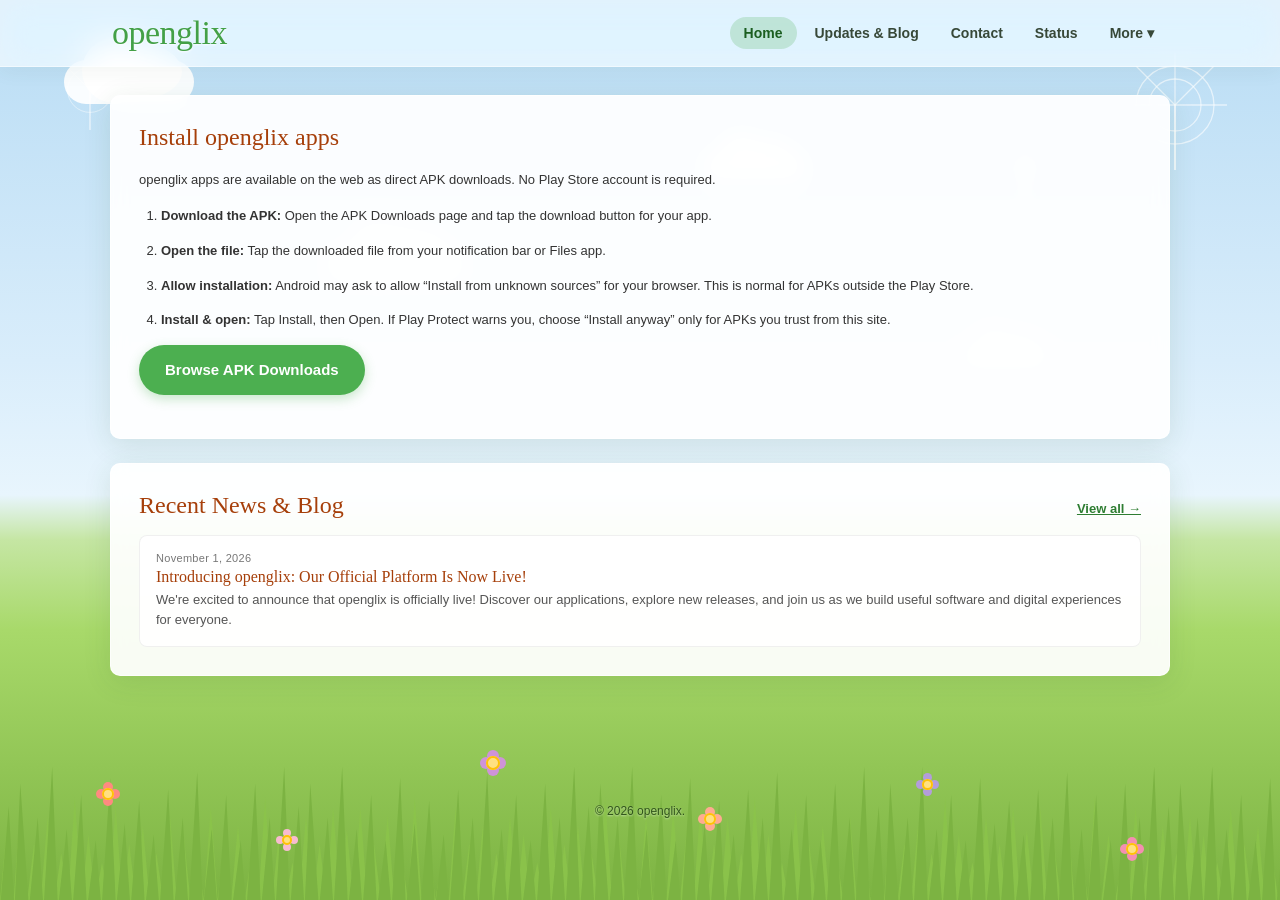
<file: index.html>
<!DOCTYPE html>
<html lang="en">
<head>
  <meta charset="UTF-8">
  <meta name="viewport" content="width=device-width, initial-scale=1.0">
  <title>openglix — Home</title>
  <meta name="description" content="Free offline-first Android apps. Direct APK downloads, release notes, and guides.">
  <link rel="stylesheet" href="css/style.css">
  <link rel="icon" type="image/svg+xml" href="favicon.svg">
  <link rel="icon" type="image/png" sizes="64x64" href="favicon.png">
  <link rel="apple-touch-icon" href="apple-touch-icon.png">
  <meta name="theme-color" content="#2e7d32">
</head>
<body class="">
<div class="bg-decor" aria-hidden="true">
  <div class="cloud cloud-1"></div>
  <div class="cloud cloud-2"></div>
  <div class="cloud cloud-3"></div>
  <div class="cloud cloud-4"></div>

  <svg class="dandelion dandelion-1" viewBox="0 0 100 100">
    <path d="M50,50 L50,100" stroke="#fff" stroke-width="1.5" opacity="0.75"/>
    <circle cx="50" cy="50" r="30" stroke="#fff" stroke-width="1" fill="none" opacity="0.6"/>
    <circle cx="50" cy="50" r="20" stroke="#fff" stroke-width="1" fill="none" opacity="0.6"/>
    <line x1="50" y1="50" x2="20" y2="20" stroke="#fff" stroke-width="1" opacity="0.6"/>
    <line x1="50" y1="50" x2="80" y2="20" stroke="#fff" stroke-width="1" opacity="0.6"/>
    <line x1="50" y1="50" x2="50" y2="10" stroke="#fff" stroke-width="1" opacity="0.6"/>
    <line x1="50" y1="50" x2="10" y2="50" stroke="#fff" stroke-width="1" opacity="0.6"/>
    <line x1="50" y1="50" x2="90" y2="50" stroke="#fff" stroke-width="1" opacity="0.6"/>
  </svg>
  <svg class="dandelion dandelion-2" viewBox="0 0 100 100">
    <path d="M50,50 L50,100" stroke="#fff" stroke-width="1.5" opacity="0.75"/>
    <circle cx="50" cy="50" r="30" stroke="#fff" stroke-width="1" fill="none" opacity="0.6"/>
    <circle cx="50" cy="50" r="20" stroke="#fff" stroke-width="1" fill="none" opacity="0.6"/>
    <line x1="50" y1="50" x2="20" y2="20" stroke="#fff" stroke-width="1" opacity="0.6"/>
    <line x1="50" y1="50" x2="80" y2="20" stroke="#fff" stroke-width="1" opacity="0.6"/>
    <line x1="50" y1="50" x2="50" y2="10" stroke="#fff" stroke-width="1" opacity="0.6"/>
  </svg>
  <svg class="dandelion dandelion-3" viewBox="0 0 100 100">
    <path d="M50,50 L50,100" stroke="#fff" stroke-width="1.5" opacity="0.75"/>
    <circle cx="50" cy="50" r="28" stroke="#fff" stroke-width="1" fill="none" opacity="0.6"/>
    <line x1="50" y1="50" x2="25" y2="25" stroke="#fff" stroke-width="1" opacity="0.6"/>
    <line x1="50" y1="50" x2="75" y2="25" stroke="#fff" stroke-width="1" opacity="0.6"/>
    <line x1="50" y1="50" x2="50" y2="22" stroke="#fff" stroke-width="1" opacity="0.6"/>
  </svg>

  <div class="seed seed-1"></div>
  <div class="seed seed-2"></div>
  <div class="seed seed-3"></div>
  <div class="seed seed-4"></div>
  <div class="seed seed-5"></div>

  <div class="flower flower-1"></div>
  <div class="flower flower-2"></div>
  <div class="flower flower-3"></div>
  <div class="flower flower-4"></div>
  <div class="flower flower-5"></div>
  <div class="flower flower-6"></div>

  <div class="grass-layer"></div>
  <div class="grass-layer-front"></div>
</div>
<header class="site-header">
  <div class="header-inner">
    <a class="logo" href="index.html">openglix</a>
    <nav class="main-nav" id="mainNav">
      <a href="index.html" class="nav-link" data-nav="index">Home</a>
      <a href="updates.html" class="nav-link" data-nav="updates">Updates &amp; Blog</a>
      <a href="contact.html" class="nav-link" data-nav="contact">Contact</a>
      <a href="status.html" class="nav-link" data-nav="status">Status</a>
      <div class="more-wrap">
        <button class="more-btn" id="moreBtn" type="button">More ▾</button>
        <div class="more-menu" id="moreMenu">
          <a href="faq.html" data-nav="faq">FAQ &amp; Help</a>
          <a href="about.html" data-nav="about">About</a>
          <a href="report.html" data-nav="report">Report</a>
          <a href="downloads.html" data-nav="downloads">APK Downloads</a>
        </div>
      </div>
    </nav>
    <button class="menu-toggle" id="menuToggle" type="button" aria-label="Menu">☰</button>
  </div>
</header>
<main class="wrapper">
  <div class="panel">
    <h2>Install openglix apps</h2>
    <p>openglix apps are available on the web as direct APK downloads. No Play Store account is required.</p>
    <ol class="steps">
      <li><strong>Download the APK:</strong> Open the APK Downloads page and tap the download button for your app.</li>
      <li><strong>Open the file:</strong> Tap the downloaded file from your notification bar or Files app.</li>
      <li><strong>Allow installation:</strong> Android may ask to allow &ldquo;Install from unknown sources&rdquo; for your browser. This is normal for APKs outside the Play Store.</li>
      <li><strong>Install &amp; open:</strong> Tap Install, then Open. If Play Protect warns you, choose &ldquo;Install anyway&rdquo; only for APKs you trust from this site.</li>
    </ol>
    <p><a class="btn-download" href="downloads.html">Browse APK Downloads</a></p>
  </div>

  <div class="panel">
    <div class="section-head">
      <h2>Recent News &amp; Blog</h2>
      <a href="updates.html">View all &rarr;</a>
    </div>
    <div id="home-posts" class="recent-list">
      <p class="loading">Loading updates&hellip;</p>
    </div>
  </div>
</main>
<footer class="site-footer">
  © 2026 openglix.
</footer>
<script src="js/qrcode.min.js"></script>
<script src="js/app.js"></script>
</body>
</html>
</file>
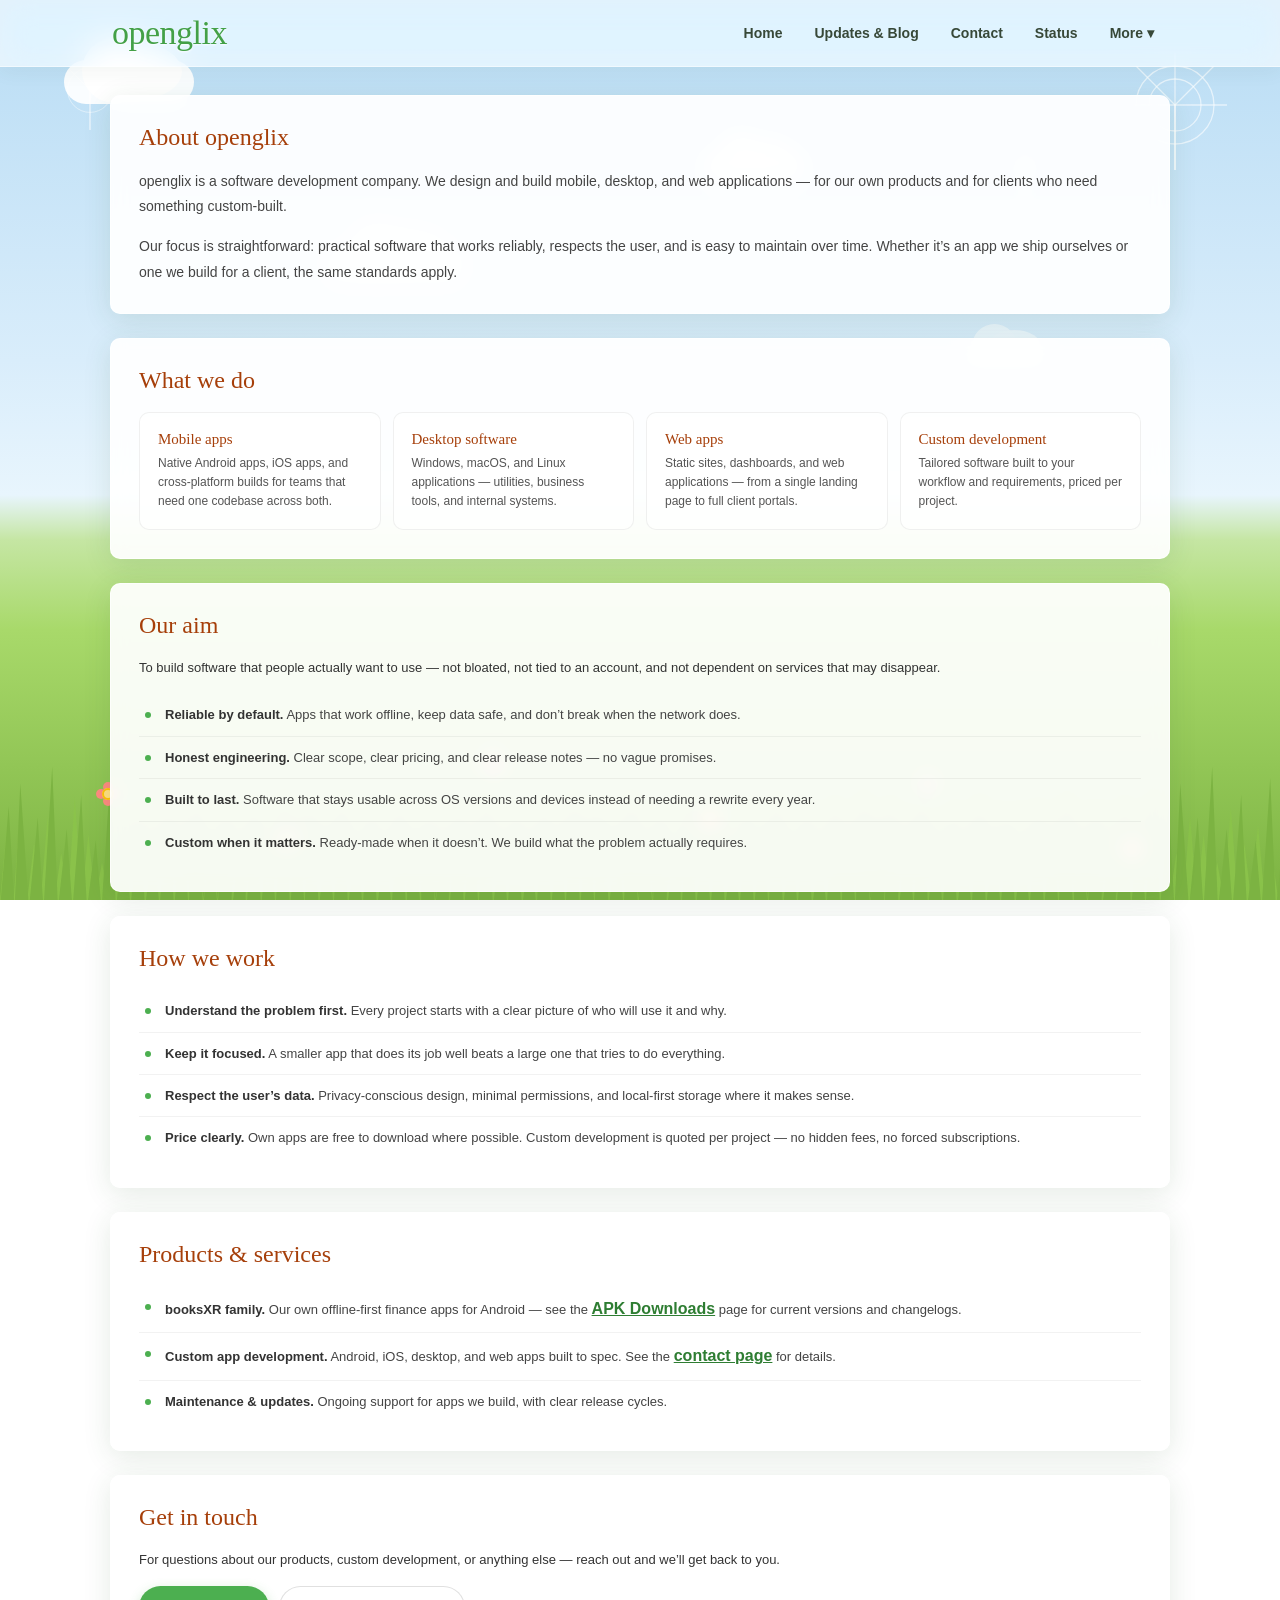
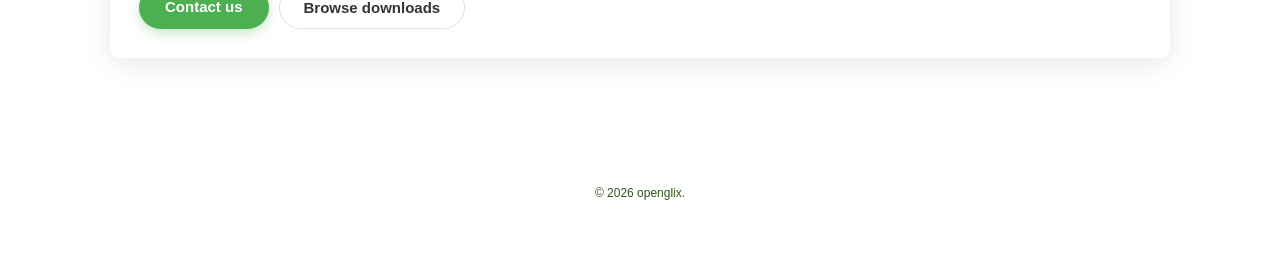
<file: about.html>
<!DOCTYPE html>
<html lang="en">
<head>
  <meta charset="UTF-8">
  <meta name="viewport" content="width=device-width, initial-scale=1.0">
  <title>About — openglix</title>
  <meta name="description" content="openglix is a software development company building mobile, desktop, and web applications, with custom development services for businesses and individuals.">
  <link rel="stylesheet" href="css/style.css">
  <link rel="icon" type="image/svg+xml" href="favicon.svg">
  <link rel="icon" type="image/png" sizes="64x64" href="favicon.png">
  <link rel="apple-touch-icon" href="apple-touch-icon.png">
  <meta name="theme-color" content="#2e7d32">
</head>
<body class="">
<div class="bg-decor" aria-hidden="true">
  <div class="cloud cloud-1"></div>
  <div class="cloud cloud-2"></div>
  <div class="cloud cloud-3"></div>
  <div class="cloud cloud-4"></div>

  <svg class="dandelion dandelion-1" viewBox="0 0 100 100">
    <path d="M50,50 L50,100" stroke="#fff" stroke-width="1.5" opacity="0.75"/>
    <circle cx="50" cy="50" r="30" stroke="#fff" stroke-width="1" fill="none" opacity="0.6"/>
    <circle cx="50" cy="50" r="20" stroke="#fff" stroke-width="1" fill="none" opacity="0.6"/>
    <line x1="50" y1="50" x2="20" y2="20" stroke="#fff" stroke-width="1" opacity="0.6"/>
    <line x1="50" y1="50" x2="80" y2="20" stroke="#fff" stroke-width="1" opacity="0.6"/>
    <line x1="50" y1="50" x2="50" y2="10" stroke="#fff" stroke-width="1" opacity="0.6"/>
    <line x1="50" y1="50" x2="10" y2="50" stroke="#fff" stroke-width="1" opacity="0.6"/>
    <line x1="50" y1="50" x2="90" y2="50" stroke="#fff" stroke-width="1" opacity="0.6"/>
  </svg>
  <svg class="dandelion dandelion-2" viewBox="0 0 100 100">
    <path d="M50,50 L50,100" stroke="#fff" stroke-width="1.5" opacity="0.75"/>
    <circle cx="50" cy="50" r="30" stroke="#fff" stroke-width="1" fill="none" opacity="0.6"/>
    <circle cx="50" cy="50" r="20" stroke="#fff" stroke-width="1" fill="none" opacity="0.6"/>
    <line x1="50" y1="50" x2="20" y2="20" stroke="#fff" stroke-width="1" opacity="0.6"/>
    <line x1="50" y1="50" x2="80" y2="20" stroke="#fff" stroke-width="1" opacity="0.6"/>
    <line x1="50" y1="50" x2="50" y2="10" stroke="#fff" stroke-width="1" opacity="0.6"/>
  </svg>
  <svg class="dandelion dandelion-3" viewBox="0 0 100 100">
    <path d="M50,50 L50,100" stroke="#fff" stroke-width="1.5" opacity="0.75"/>
    <circle cx="50" cy="50" r="28" stroke="#fff" stroke-width="1" fill="none" opacity="0.6"/>
    <line x1="50" y1="50" x2="25" y2="25" stroke="#fff" stroke-width="1" opacity="0.6"/>
    <line x1="50" y1="50" x2="75" y2="25" stroke="#fff" stroke-width="1" opacity="0.6"/>
    <line x1="50" y1="50" x2="50" y2="22" stroke="#fff" stroke-width="1" opacity="0.6"/>
  </svg>

  <div class="seed seed-1"></div>
  <div class="seed seed-2"></div>
  <div class="seed seed-3"></div>
  <div class="seed seed-4"></div>
  <div class="seed seed-5"></div>

  <div class="flower flower-1"></div>
  <div class="flower flower-2"></div>
  <div class="flower flower-3"></div>
  <div class="flower flower-4"></div>
  <div class="flower flower-5"></div>
  <div class="flower flower-6"></div>

  <div class="grass-layer"></div>
  <div class="grass-layer-front"></div>
</div>
<header class="site-header">
  <div class="header-inner">
    <a class="logo" href="index.html">openglix</a>
    <nav class="main-nav" id="mainNav">
      <a href="index.html" class="nav-link" data-nav="index">Home</a>
      <a href="updates.html" class="nav-link" data-nav="updates">Updates &amp; Blog</a>
      <a href="contact.html" class="nav-link" data-nav="contact">Contact</a>
      <a href="status.html" class="nav-link" data-nav="status">Status</a>
      <div class="more-wrap">
        <button class="more-btn" id="moreBtn" type="button">More ▾</button>
        <div class="more-menu" id="moreMenu">
          <a href="faq.html" data-nav="faq">FAQ &amp; Help</a>
          <a href="about.html" data-nav="about">About</a>
          <a href="report.html" data-nav="report">Report</a>
          <a href="downloads.html" data-nav="downloads">APK Downloads</a>
        </div>
      </div>
    </nav>
    <button class="menu-toggle" id="menuToggle" type="button" aria-label="Menu">☰</button>
  </div>
</header>
<main class="wrapper">

  <div class="panel about-intro">
    <h2>About openglix</h2>
    <p>openglix is a software development company. We design and build mobile, desktop, and web applications — for our own products and for clients who need something custom-built.</p>
    <p>Our focus is straightforward: practical software that works reliably, respects the user, and is easy to maintain over time. Whether it’s an app we ship ourselves or one we build for a client, the same standards apply.</p>
  </div>

  <div class="panel">
    <h2>What we do</h2>
    <div class="about-highlight">
      <div class="about-highlight-item">
        <h4>Mobile apps</h4>
        <p>Native Android apps, iOS apps, and cross-platform builds for teams that need one codebase across both.</p>
      </div>
      <div class="about-highlight-item">
        <h4>Desktop software</h4>
        <p>Windows, macOS, and Linux applications — utilities, business tools, and internal systems.</p>
      </div>
      <div class="about-highlight-item">
        <h4>Web apps</h4>
        <p>Static sites, dashboards, and web applications — from a single landing page to full client portals.</p>
      </div>
      <div class="about-highlight-item">
        <h4>Custom development</h4>
        <p>Tailored software built to your workflow and requirements, priced per project.</p>
      </div>
    </div>
  </div>

  <div class="panel">
    <h2>Our aim</h2>
    <p>To build software that people actually want to use — not bloated, not tied to an account, and not dependent on services that may disappear.</p>
    <ul class="about-list">
      <li><strong>Reliable by default.</strong> Apps that work offline, keep data safe, and don’t break when the network does.</li>
      <li><strong>Honest engineering.</strong> Clear scope, clear pricing, and clear release notes — no vague promises.</li>
      <li><strong>Built to last.</strong> Software that stays usable across OS versions and devices instead of needing a rewrite every year.</li>
      <li><strong>Custom when it matters.</strong> Ready-made when it doesn’t. We build what the problem actually requires.</li>
    </ul>
  </div>

  <div class="panel">
    <h2>How we work</h2>
    <ul class="about-list">
      <li><strong>Understand the problem first.</strong> Every project starts with a clear picture of who will use it and why.</li>
      <li><strong>Keep it focused.</strong> A smaller app that does its job well beats a large one that tries to do everything.</li>
      <li><strong>Respect the user’s data.</strong> Privacy-conscious design, minimal permissions, and local-first storage where it makes sense.</li>
      <li><strong>Price clearly.</strong> Own apps are free to download where possible. Custom development is quoted per project — no hidden fees, no forced subscriptions.</li>
    </ul>
  </div>

  <div class="panel">
    <h2>Products &amp; services</h2>
    <ul class="about-list">
      <li><strong>booksXR family.</strong> Our own offline-first finance apps for Android — see the <a href="downloads.html" class="text-link">APK Downloads</a> page for current versions and changelogs.</li>
      <li><strong>Custom app development.</strong> Android, iOS, desktop, and web apps built to spec. See the <a href="contact.html" class="text-link">contact page</a> for details.</li>
      <li><strong>Maintenance &amp; updates.</strong> Ongoing support for apps we build, with clear release cycles.</li>
    </ul>
  </div>

  <div class="panel">
    <h2>Get in touch</h2>
    <p>For questions about our products, custom development, or anything else — reach out and we’ll get back to you.</p>
    <div class="about-cta">
      <a class="btn-download" href="contact.html">Contact us</a>
      <a class="btn-secondary" href="downloads.html">Browse downloads</a>
    </div>
  </div>

</main>
<footer class="site-footer">
  © 2026 openglix.
</footer>
<script src="js/qrcode.min.js"></script>
<script src="js/app.js"></script>
</body>
</html>
</file>
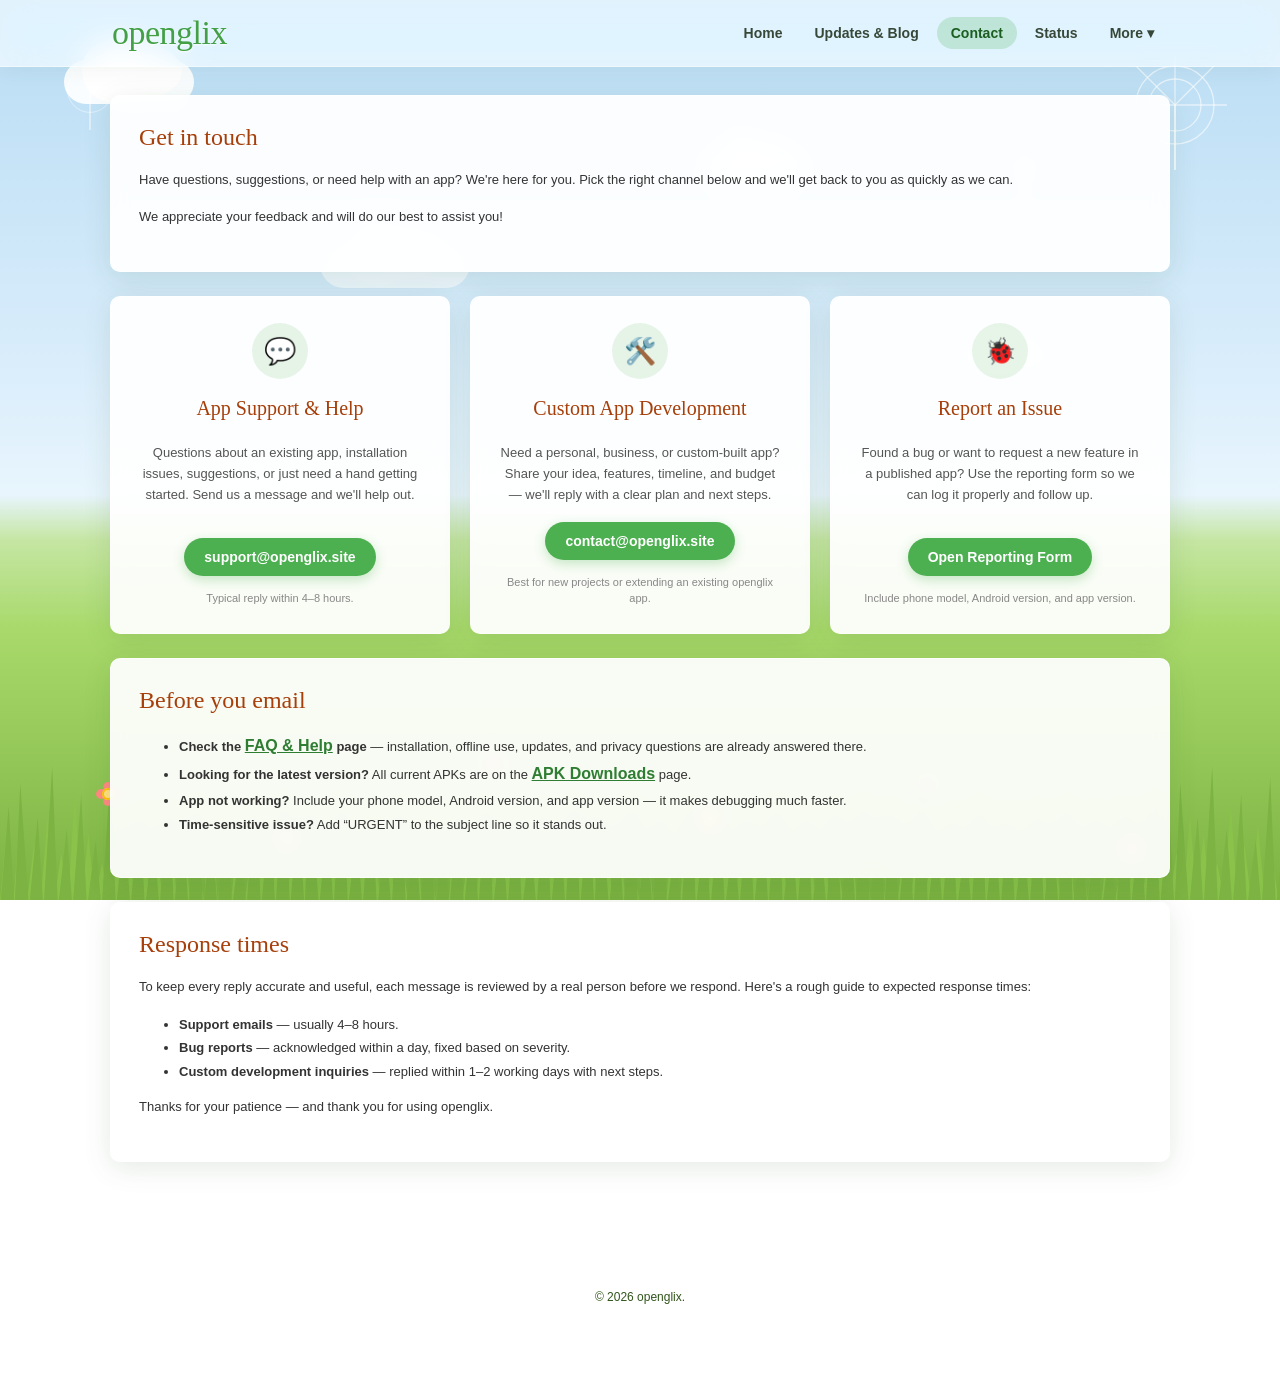
<file: contact.html>
<!DOCTYPE html>
<html lang="en">
<head>
  <meta charset="UTF-8">
  <meta name="viewport" content="width=device-width, initial-scale=1.0">
  <title>Contact — openglix</title>
  <meta name="description" content="Contact openglix for app support, custom Android app development, or to report an issue.">
  <link rel="stylesheet" href="css/style.css">
  <link rel="icon" type="image/svg+xml" href="favicon.svg">
  <link rel="icon" type="image/png" sizes="64x64" href="favicon.png">
  <link rel="apple-touch-icon" href="apple-touch-icon.png">
  <meta name="theme-color" content="#2e7d32">
</head>
<body class="">
<div class="bg-decor" aria-hidden="true">
  <div class="cloud cloud-1"></div>
  <div class="cloud cloud-2"></div>
  <div class="cloud cloud-3"></div>
  <div class="cloud cloud-4"></div>

  <svg class="dandelion dandelion-1" viewBox="0 0 100 100">
    <path d="M50,50 L50,100" stroke="#fff" stroke-width="1.5" opacity="0.75"/>
    <circle cx="50" cy="50" r="30" stroke="#fff" stroke-width="1" fill="none" opacity="0.6"/>
    <circle cx="50" cy="50" r="20" stroke="#fff" stroke-width="1" fill="none" opacity="0.6"/>
    <line x1="50" y1="50" x2="20" y2="20" stroke="#fff" stroke-width="1" opacity="0.6"/>
    <line x1="50" y1="50" x2="80" y2="20" stroke="#fff" stroke-width="1" opacity="0.6"/>
    <line x1="50" y1="50" x2="50" y2="10" stroke="#fff" stroke-width="1" opacity="0.6"/>
    <line x1="50" y1="50" x2="10" y2="50" stroke="#fff" stroke-width="1" opacity="0.6"/>
    <line x1="50" y1="50" x2="90" y2="50" stroke="#fff" stroke-width="1" opacity="0.6"/>
  </svg>
  <svg class="dandelion dandelion-2" viewBox="0 0 100 100">
    <path d="M50,50 L50,100" stroke="#fff" stroke-width="1.5" opacity="0.75"/>
    <circle cx="50" cy="50" r="30" stroke="#fff" stroke-width="1" fill="none" opacity="0.6"/>
    <circle cx="50" cy="50" r="20" stroke="#fff" stroke-width="1" fill="none" opacity="0.6"/>
    <line x1="50" y1="50" x2="20" y2="20" stroke="#fff" stroke-width="1" opacity="0.6"/>
    <line x1="50" y1="50" x2="80" y2="20" stroke="#fff" stroke-width="1" opacity="0.6"/>
    <line x1="50" y1="50" x2="50" y2="10" stroke="#fff" stroke-width="1" opacity="0.6"/>
  </svg>
  <svg class="dandelion dandelion-3" viewBox="0 0 100 100">
    <path d="M50,50 L50,100" stroke="#fff" stroke-width="1.5" opacity="0.75"/>
    <circle cx="50" cy="50" r="28" stroke="#fff" stroke-width="1" fill="none" opacity="0.6"/>
    <line x1="50" y1="50" x2="25" y2="25" stroke="#fff" stroke-width="1" opacity="0.6"/>
    <line x1="50" y1="50" x2="75" y2="25" stroke="#fff" stroke-width="1" opacity="0.6"/>
    <line x1="50" y1="50" x2="50" y2="22" stroke="#fff" stroke-width="1" opacity="0.6"/>
  </svg>

  <div class="seed seed-1"></div>
  <div class="seed seed-2"></div>
  <div class="seed seed-3"></div>
  <div class="seed seed-4"></div>
  <div class="seed seed-5"></div>

  <div class="flower flower-1"></div>
  <div class="flower flower-2"></div>
  <div class="flower flower-3"></div>
  <div class="flower flower-4"></div>
  <div class="flower flower-5"></div>
  <div class="flower flower-6"></div>

  <div class="grass-layer"></div>
  <div class="grass-layer-front"></div>
</div>
<header class="site-header">
  <div class="header-inner">
    <a class="logo" href="index.html">openglix</a>
    <nav class="main-nav" id="mainNav">
      <a href="index.html" class="nav-link" data-nav="index">Home</a>
      <a href="updates.html" class="nav-link" data-nav="updates">Updates &amp; Blog</a>
      <a href="contact.html" class="nav-link" data-nav="contact">Contact</a>
      <a href="status.html" class="nav-link" data-nav="status">Status</a>
      <div class="more-wrap">
        <button class="more-btn" id="moreBtn" type="button">More ▾</button>
        <div class="more-menu" id="moreMenu">
          <a href="faq.html" data-nav="faq">FAQ &amp; Help</a>
          <a href="about.html" data-nav="about">About</a>
          <a href="report.html" data-nav="report">Report</a>
          <a href="downloads.html" data-nav="downloads">APK Downloads</a>
        </div>
      </div>
    </nav>
    <button class="menu-toggle" id="menuToggle" type="button" aria-label="Menu">☰</button>
  </div>
</header>
<main class="wrapper">

  <div class="panel">
    <h2>Get in touch</h2>
    <p>Have questions, suggestions, or need help with an app? We're here for you. Pick the right channel below and we'll get back to you as quickly as we can.</p>
    <p>We appreciate your feedback and will do our best to assist you!</p>
  </div>

  <div class="contact-grid">

    <div class="contact-card">
      <div class="contact-icon">💬</div>
      <h3>App Support &amp; Help</h3>
      <p>Questions about an existing app, installation issues, suggestions, or just need a hand getting started. Send us a message and we'll help out.</p>
      <a href="mailto:support@openglix.site" class="btn-download">support@openglix.site</a>
      <p class="contact-note">Typical reply within 4–8 hours.</p>
    </div>

    <div class="contact-card">
      <div class="contact-icon">🛠️</div>
      <h3>Custom App Development</h3>
      <p>Need a personal, business, or custom-built app? Share your idea, features, timeline, and budget — we'll reply with a clear plan and next steps.</p>
      <a href="mailto:contact@openglix.site?subject=Custom%20App%20Development%20Inquiry" class="btn-download">contact@openglix.site</a>
      <p class="contact-note">Best for new projects or extending an existing openglix app.</p>
    </div>

    <div class="contact-card">
      <div class="contact-icon">🐞</div>
      <h3>Report an Issue</h3>
      <p>Found a bug or want to request a new feature in a published app? Use the reporting form so we can log it properly and follow up.</p>
      <a href="report.html" class="btn-download">Open Reporting Form</a>
      <p class="contact-note">Include phone model, Android version, and app version.</p>
    </div>

  </div>

  <div class="panel">
    <h2>Before you email</h2>
    <ul class="status-list">
      <li><strong>Check the <a href="faq.html" class="text-link">FAQ &amp; Help</a> page</strong> — installation, offline use, updates, and privacy questions are already answered there.</li>
      <li><strong>Looking for the latest version?</strong> All current APKs are on the <a href="downloads.html" class="text-link">APK Downloads</a> page.</li>
      <li><strong>App not working?</strong> Include your phone model, Android version, and app version — it makes debugging much faster.</li>
      <li><strong>Time-sensitive issue?</strong> Add &ldquo;URGENT&rdquo; to the subject line so it stands out.</li>
    </ul>
  </div>

  <div class="panel">
    <h2>Response times</h2>
        <p>To keep every reply accurate and useful, each message is reviewed by a real person before we respond. Here's a rough guide to expected response times:</p>
    <ul class="status-list">
      <li><strong>Support emails</strong> — usually 4–8 hours.</li>
      <li><strong>Bug reports</strong> — acknowledged within a day, fixed based on severity.</li>
      <li><strong>Custom development inquiries</strong> — replied within 1–2 working days with next steps.</li>
    </ul>
    <p>Thanks for your patience — and thank you for using openglix.</p>
  </div>

</main>
<footer class="site-footer">
  © 2026 openglix.
</footer>
<script src="js/qrcode.min.js"></script>
<script src="js/app.js"></script>
</body>
</html>
</file>
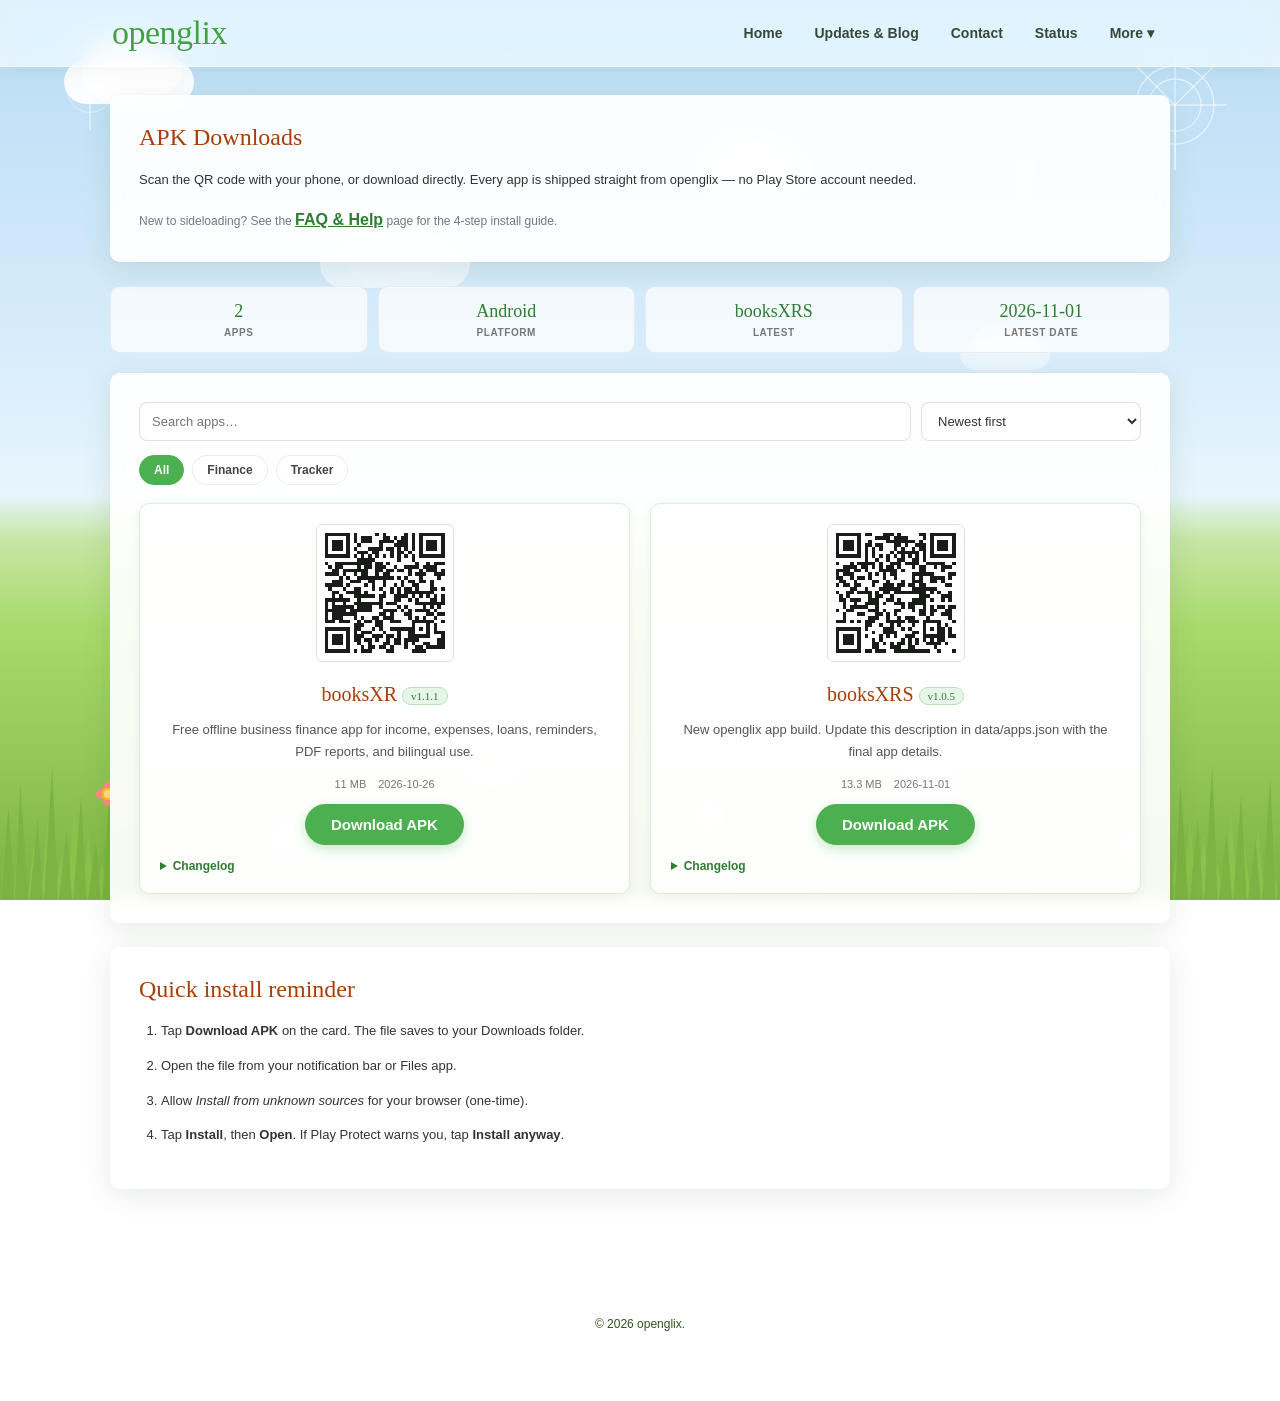
<file: downloads.html>
<!DOCTYPE html>
<html lang="en">
<head>
  <meta charset="UTF-8">
  <meta name="viewport" content="width=device-width, initial-scale=1.0">
  <title>APK Downloads — openglix</title>
  <meta name="description" content="Download all openglix apps — direct APK files with QR codes, changelogs, and release notes.">
  <link rel="stylesheet" href="css/style.css">
  <link rel="icon" type="image/svg+xml" href="favicon.svg">
  <link rel="icon" type="image/png" sizes="64x64" href="favicon.png">
  <link rel="apple-touch-icon" href="apple-touch-icon.png">
  <meta name="theme-color" content="#2e7d32">
</head>
<body class="">
<div class="bg-decor" aria-hidden="true">
  <div class="cloud cloud-1"></div>
  <div class="cloud cloud-2"></div>
  <div class="cloud cloud-3"></div>
  <div class="cloud cloud-4"></div>

  <svg class="dandelion dandelion-1" viewBox="0 0 100 100">
    <path d="M50,50 L50,100" stroke="#fff" stroke-width="1.5" opacity="0.75"/>
    <circle cx="50" cy="50" r="30" stroke="#fff" stroke-width="1" fill="none" opacity="0.6"/>
    <circle cx="50" cy="50" r="20" stroke="#fff" stroke-width="1" fill="none" opacity="0.6"/>
    <line x1="50" y1="50" x2="20" y2="20" stroke="#fff" stroke-width="1" opacity="0.6"/>
    <line x1="50" y1="50" x2="80" y2="20" stroke="#fff" stroke-width="1" opacity="0.6"/>
    <line x1="50" y1="50" x2="50" y2="10" stroke="#fff" stroke-width="1" opacity="0.6"/>
    <line x1="50" y1="50" x2="10" y2="50" stroke="#fff" stroke-width="1" opacity="0.6"/>
    <line x1="50" y1="50" x2="90" y2="50" stroke="#fff" stroke-width="1" opacity="0.6"/>
  </svg>
  <svg class="dandelion dandelion-2" viewBox="0 0 100 100">
    <path d="M50,50 L50,100" stroke="#fff" stroke-width="1.5" opacity="0.75"/>
    <circle cx="50" cy="50" r="30" stroke="#fff" stroke-width="1" fill="none" opacity="0.6"/>
    <circle cx="50" cy="50" r="20" stroke="#fff" stroke-width="1" fill="none" opacity="0.6"/>
    <line x1="50" y1="50" x2="20" y2="20" stroke="#fff" stroke-width="1" opacity="0.6"/>
    <line x1="50" y1="50" x2="80" y2="20" stroke="#fff" stroke-width="1" opacity="0.6"/>
    <line x1="50" y1="50" x2="50" y2="10" stroke="#fff" stroke-width="1" opacity="0.6"/>
  </svg>
  <svg class="dandelion dandelion-3" viewBox="0 0 100 100">
    <path d="M50,50 L50,100" stroke="#fff" stroke-width="1.5" opacity="0.75"/>
    <circle cx="50" cy="50" r="28" stroke="#fff" stroke-width="1" fill="none" opacity="0.6"/>
    <line x1="50" y1="50" x2="25" y2="25" stroke="#fff" stroke-width="1" opacity="0.6"/>
    <line x1="50" y1="50" x2="75" y2="25" stroke="#fff" stroke-width="1" opacity="0.6"/>
    <line x1="50" y1="50" x2="50" y2="22" stroke="#fff" stroke-width="1" opacity="0.6"/>
  </svg>

  <div class="seed seed-1"></div>
  <div class="seed seed-2"></div>
  <div class="seed seed-3"></div>
  <div class="seed seed-4"></div>
  <div class="seed seed-5"></div>

  <div class="flower flower-1"></div>
  <div class="flower flower-2"></div>
  <div class="flower flower-3"></div>
  <div class="flower flower-4"></div>
  <div class="flower flower-5"></div>
  <div class="flower flower-6"></div>

  <div class="grass-layer"></div>
  <div class="grass-layer-front"></div>
</div>
<header class="site-header">
  <div class="header-inner">
    <a class="logo" href="index.html">openglix</a>
    <nav class="main-nav" id="mainNav">
      <a href="index.html" class="nav-link" data-nav="index">Home</a>
      <a href="updates.html" class="nav-link" data-nav="updates">Updates &amp; Blog</a>
      <a href="contact.html" class="nav-link" data-nav="contact">Contact</a>
      <a href="status.html" class="nav-link" data-nav="status">Status</a>
      <div class="more-wrap">
        <button class="more-btn" id="moreBtn" type="button">More ▾</button>
        <div class="more-menu" id="moreMenu">
          <a href="faq.html" data-nav="faq">FAQ &amp; Help</a>
          <a href="about.html" data-nav="about">About</a>
          <a href="report.html" data-nav="report">Report</a>
          <a href="downloads.html" data-nav="downloads">APK Downloads</a>
        </div>
      </div>
    </nav>
    <button class="menu-toggle" id="menuToggle" type="button" aria-label="Menu">☰</button>
  </div>
</header>
<main class="wrapper">

  <div class="panel">
    <h2>APK Downloads</h2>
    <p>Scan the QR code with your phone, or download directly. Every app is shipped straight from openglix — no Play Store account needed.</p>
    <p style="font-size:12px; color:#777; margin-bottom:0;">New to sideloading? See the <a href="faq.html" class="text-link">FAQ &amp; Help</a> page for the 4-step install guide.</p>
  </div>

  <div class="downloads-stats" id="downloads-stats"></div>

  <div class="panel">
    <div class="downloads-toolbar">
      <input id="dl-search" type="search" class="form-input" placeholder="Search apps…" aria-label="Search apps">
      <select id="dl-sort" class="form-input">
        <option value="newest">Newest first</option>
        <option value="name">Name A → Z</option>
        <option value="size">Largest first</option>
        <option value="version">Latest version</option>
      </select>
    </div>

    <div id="dl-filters" class="downloads-filter"></div>

    <div id="downloads-apps" class="app-grid">
      <p class="loading">Loading apps…</p>
    </div>
    <div id="downloads-empty" class="faq-empty">
      No apps match your search. Try different words or clear the filter.
    </div>
  </div>

  <div class="panel">
    <h2>Quick install reminder</h2>
    <ol class="steps">
      <li>Tap <strong>Download APK</strong> on the card. The file saves to your Downloads folder.</li>
      <li>Open the file from your notification bar or Files app.</li>
      <li>Allow <em>Install from unknown sources</em> for your browser (one-time).</li>
      <li>Tap <strong>Install</strong>, then <strong>Open</strong>. If Play Protect warns you, tap <strong>Install anyway</strong>.</li>
    </ol>
  </div>

</main>
<footer class="site-footer">
  © 2026 openglix.
</footer>

<script>
(function () {
  var state = { apps: [], filter: 'All', sort: 'newest', q: '' };

  function esc(v) {
    return String(v == null ? '' : v).replace(/[&<>"']/g, function (c) {
      return { '&': '&amp;', '<': '&lt;', '>': '&gt;', '"': '&quot;', "'": '&#39;' }[c];
    });
  }

  function absoluteUrl(p) {
    try { return new URL(p, location.href).href; } catch (_) { return p; }
  }

  function parseSizeBytes(s) {
    if (!s) return 0;
    var m = String(s).trim().match(/^([\d.]+)\s*(MB|GB|KB)/i);
    if (!m) return 0;
    var n = parseFloat(m[1]);
    var u = m[2].toUpperCase();
    if (u === 'GB') n *= 1024;
    if (u === 'KB') n /= 1024;
    return n;
  }

  function renderStats(apps) {
    var box = document.getElementById('downloads-stats');
    if (!box) return;
    if (!apps.length) { box.innerHTML = ''; return; }
    var latest = apps.slice().sort(function (a, b) { return new Date(b.date) - new Date(a.date); })[0];
    var platforms = {};
    apps.forEach(function (a) { platforms[a.platform || 'Android'] = 1; });
    box.innerHTML =
      '<div class="downloads-stat"><div class="v">' + apps.length + '</div><div class="l">Apps</div></div>' +
      '<div class="downloads-stat"><div class="v">' + Object.keys(platforms).join(', ') + '</div><div class="l">Platform</div></div>' +
      '<div class="downloads-stat"><div class="v">' + esc(latest.name) + '</div><div class="l">Latest</div></div>' +
      '<div class="downloads-stat"><div class="v">' + esc(latest.date) + '</div><div class="l">Latest date</div></div>';
  }

  function categories(apps) {
    var set = { 'All': 1 };
    apps.forEach(function (a) { if (a.category) set[a.category] = 1; });
    return Object.keys(set);
  }

  function renderFilters() {
    var box = document.getElementById('dl-filters');
    if (!box) return;
    var cats = categories(state.apps);
    box.innerHTML = cats.map(function (c) {
      return '<button type="button" class="faq-cat ' + (c === state.filter ? 'active' : '') + '" data-cat="' + esc(c) + '">' + esc(c) + '</button>';
    }).join('');
    box.querySelectorAll('.faq-cat').forEach(function (b) {
      b.addEventListener('click', function () {
        state.filter = b.dataset.cat;
        renderFilters();
        renderList();
      });
    });
  }

  function sorted(list) {
    var c = list.slice();
    if (state.sort === 'name') c.sort(function (a, b) { return a.name.localeCompare(b.name); });
    else if (state.sort === 'size') c.sort(function (a, b) { return parseSizeBytes(b.size) - parseSizeBytes(a.size); });
    else if (state.sort === 'version') c.sort(function (a, b) { return String(b.version).localeCompare(String(a.version), undefined, { numeric: true }); });
    else c.sort(function (a, b) { return new Date(b.date) - new Date(a.date); });
    return c;
  }

  function filtered() {
    var q = state.q.toLowerCase().trim();
    return state.apps.filter(function (a) {
      if (state.filter !== 'All' && a.category !== state.filter) return false;
      if (!q) return true;
      return (a.name + ' ' + a.description + ' ' + (a.category || '')).toLowerCase().indexOf(q) !== -1;
    });
  }

  function renderList() {
    var box = document.getElementById('downloads-apps');
    var empty = document.getElementById('downloads-empty');
    if (!box) return;
    var list = sorted(filtered());
    if (!list.length) {
      box.innerHTML = '';
      if (empty) empty.classList.add('show');
      return;
    }
    if (empty) empty.classList.remove('show');

    box.innerHTML = list.map(function (a) {
      var tags = [];
      if (a.featured) tags.push('<span class="app-tag app-tag-featured">Featured</span>');
      if (a.category) tags.push('<span class="app-tag">' + esc(a.category) + '</span>');
      if (a.platform) tags.push('<span class="app-tag app-tag-platform">' + esc(a.platform) + '</span>');
      if (a.minAndroid) tags.push('<span class="app-tag app-tag-min">Android ' + esc(a.minAndroid) + '+</span>');

      var url = absoluteUrl(a.apkFile);
      var pretty = a.apkFile;

      return '<article class="app-card" data-id="' + esc(a.id) + '">' +
        '<div class="qr-box" data-app-id="' + esc(a.id) + '"></div>' +
        '<div class="app-url">' + esc(pretty) + '</div>' +
        '<h3>' + esc(a.name) + ' <span class="version-badge">v' + esc(a.version) + '</span></h3>' +
        '<div class="app-tags">' + tags.join('') + '</div>' +
        '<p>' + esc(a.description) + '</p>' +
        '<div class="app-meta"><span>' + esc(a.size) + '</span><span>' + esc(a.date) + '</span></div>' +
        '<div class="app-actions">' +
          '<a class="btn-download" href="' + esc(a.apkFile) + '" download>Download APK</a>' +
          '<button type="button" class="btn-secondary" data-copy="' + esc(url) + '">Copy link</button>' +
        '</div>' +
        '<details><summary>Changelog</summary><ul>' +
          (a.changelog || []).map(function (x) { return '<li>' + esc(x) + '</li>'; }).join('') +
        '</ul></details>' +
      '</article>';
    }).join('');

    // QR codes
    box.querySelectorAll('.qr-box').forEach(function (el) {
      var a = state.apps.find(function (x) { return x.id === el.dataset.appId; });
      if (!a) return;
      if (typeof QRCode !== 'undefined') {
        new QRCode(el, {
          text: absoluteUrl(a.apkFile),
          width: 120, height: 120,
          colorDark: '#1A1C1A', colorLight: '#FFFFFF',
          correctLevel: QRCode.CorrectLevel.M
        });
      } else {
        el.innerHTML = '<span class="qr-fallback">QR unavailable</span>';
      }
    });

    // Copy buttons
    box.querySelectorAll('[data-copy]').forEach(function (btn) {
      btn.addEventListener('click', function () {
        var text = btn.dataset.copy;
        function done() {
          var prev = btn.textContent;
          btn.textContent = 'Copied!';
          setTimeout(function () { btn.textContent = prev; }, 1500);
        }
        if (navigator.clipboard && navigator.clipboard.writeText) {
          navigator.clipboard.writeText(text).then(done).catch(function () { window.prompt('Copy link:', text); });
        } else {
          window.prompt('Copy link:', text);
        }
      });
    });
  }

  fetch('data/apps.json', { cache: 'no-store' })
    .then(function (r) { return r.json(); })
    .then(function (d) {
      state.apps = (d && Array.isArray(d.apps)) ? d.apps : [];
      renderStats(state.apps);
      renderFilters();
      renderList();

      document.getElementById('dl-search').addEventListener('input', function (e) {
        state.q = e.target.value || '';
        renderList();
      });
      document.getElementById('dl-sort').addEventListener('change', function (e) {
        state.sort = e.target.value;
        renderList();
      });
    })
    .catch(function (err) {
      console.error(err);
      var box = document.getElementById('downloads-apps');
      if (box) box.innerHTML = '<div class="data-error">Could not load apps.json. Serve this site via a local server: <code>python -m http.server 8080</code>.</div>';
    });
})();
</script>
<script src="js/qrcode.min.js"></script>
<script src="js/app.js"></script>
</body>
</html>
</file>
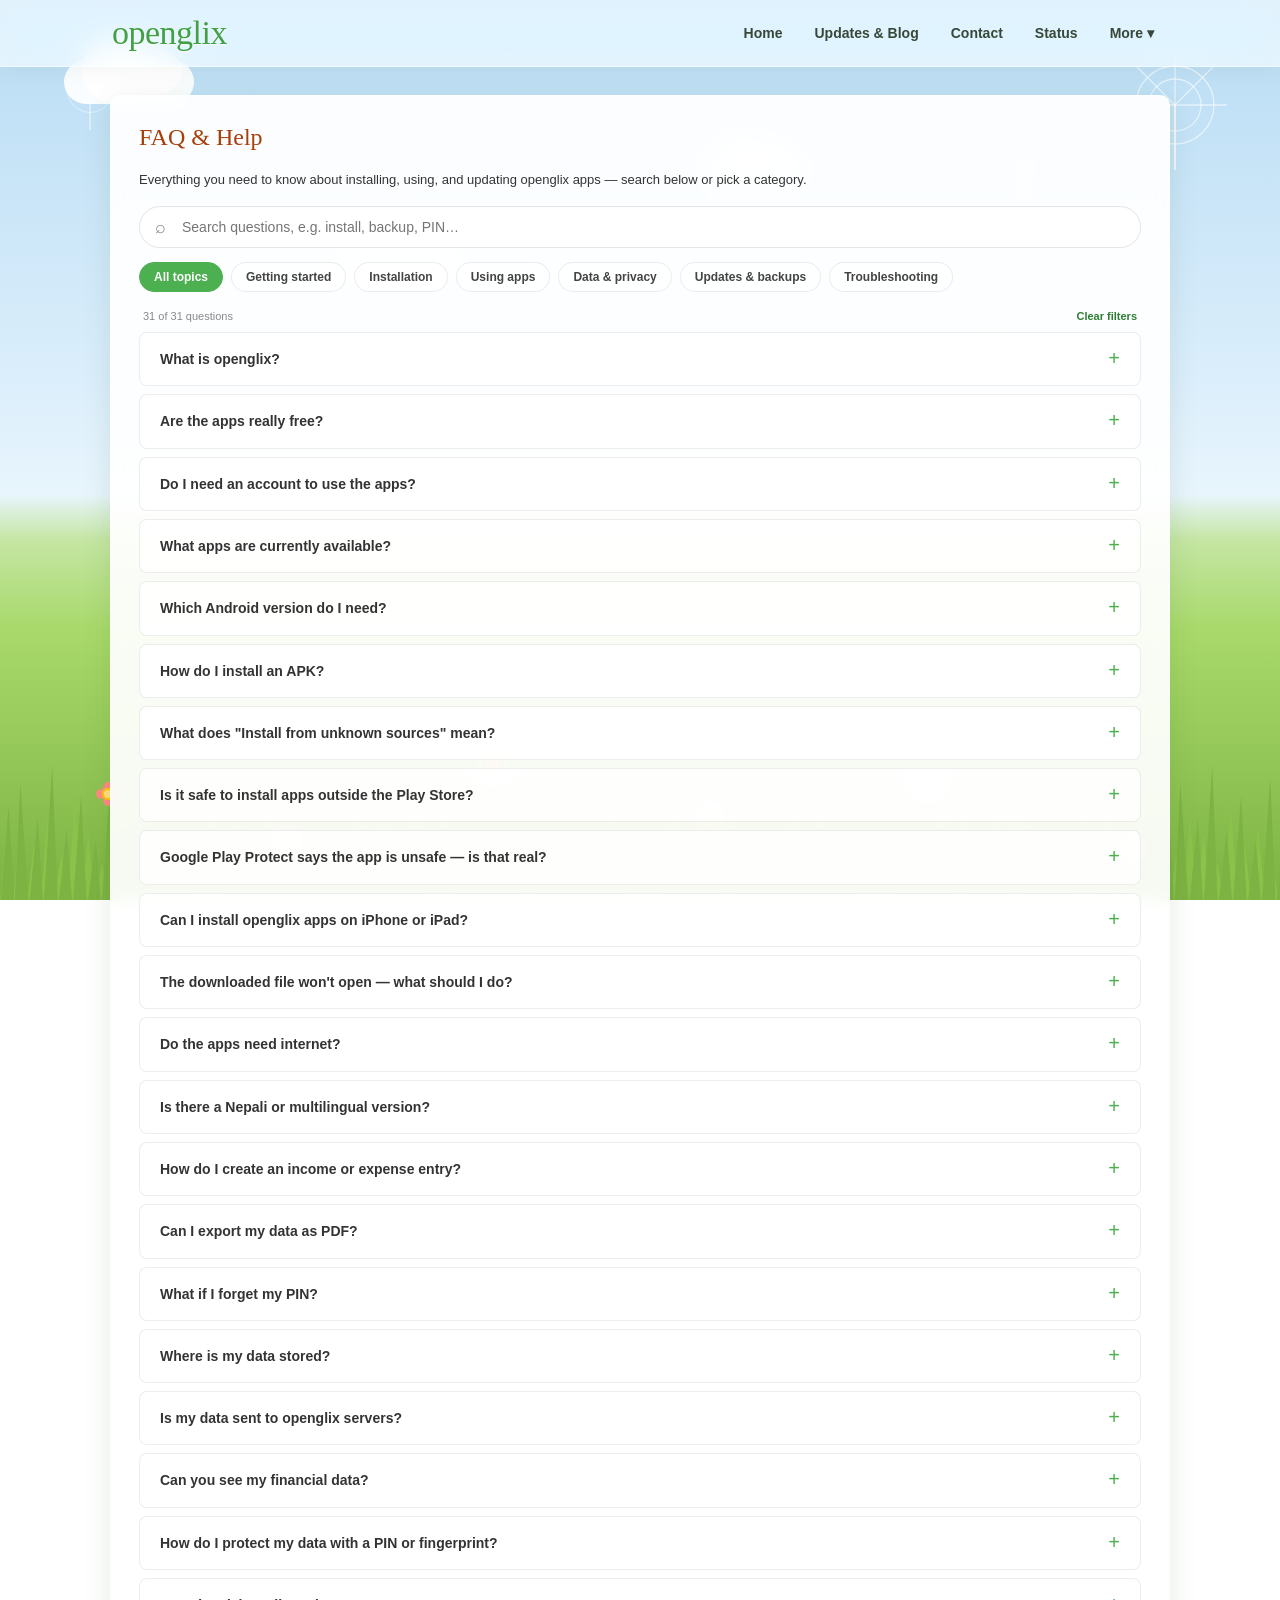
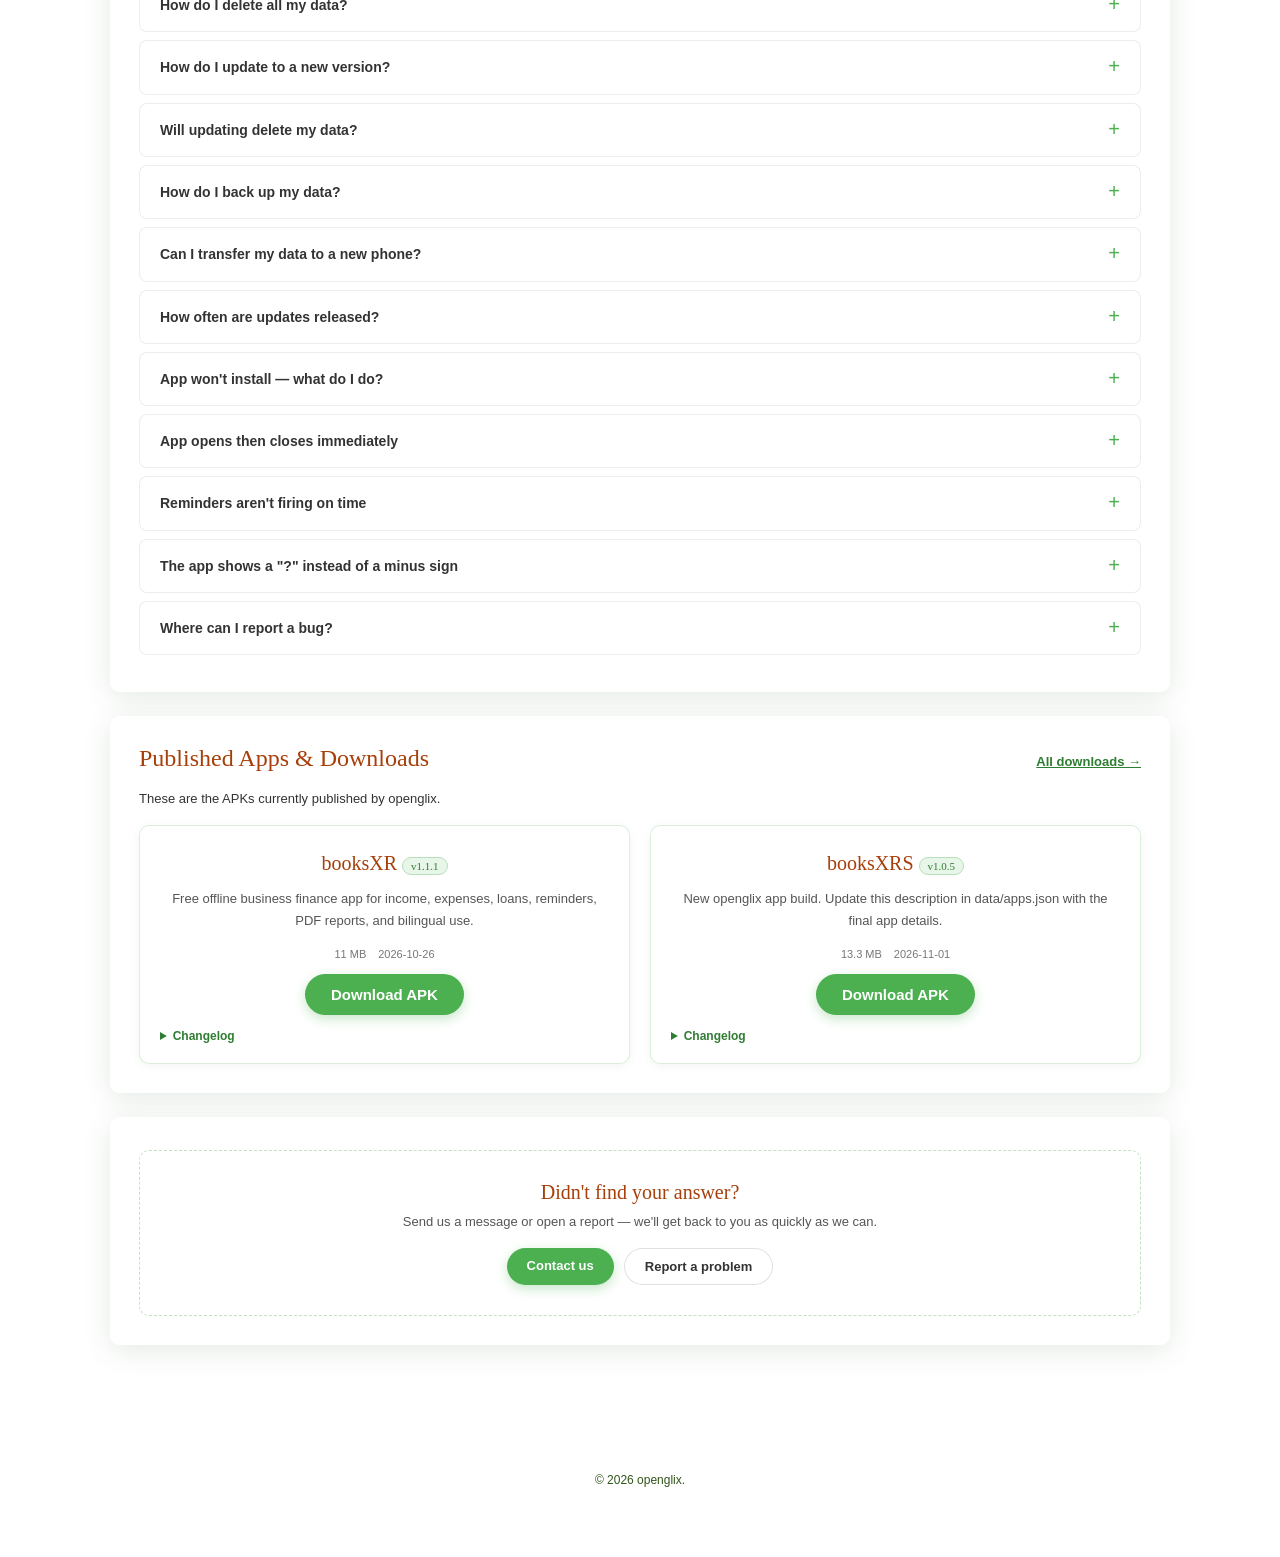
<file: faq.html>
<!DOCTYPE html>
<html lang="en">
<head>
  <meta charset="UTF-8">
  <meta name="viewport" content="width=device-width, initial-scale=1.0">
  <title>FAQ &amp; Help — openglix</title>
  <meta name="description" content="Answers to common questions about installing openglix apps, using them offline, keeping your data private, and updating safely.">
  <link rel="stylesheet" href="css/style.css">
  <link rel="icon" type="image/svg+xml" href="favicon.svg">
  <link rel="icon" type="image/png" sizes="64x64" href="favicon.png">
  <link rel="apple-touch-icon" href="apple-touch-icon.png">
  <meta name="theme-color" content="#2e7d32">
</head>
<body class="">
<div class="bg-decor" aria-hidden="true">
  <div class="cloud cloud-1"></div>
  <div class="cloud cloud-2"></div>
  <div class="cloud cloud-3"></div>
  <div class="cloud cloud-4"></div>

  <svg class="dandelion dandelion-1" viewBox="0 0 100 100">
    <path d="M50,50 L50,100" stroke="#fff" stroke-width="1.5" opacity="0.75"/>
    <circle cx="50" cy="50" r="30" stroke="#fff" stroke-width="1" fill="none" opacity="0.6"/>
    <circle cx="50" cy="50" r="20" stroke="#fff" stroke-width="1" fill="none" opacity="0.6"/>
    <line x1="50" y1="50" x2="20" y2="20" stroke="#fff" stroke-width="1" opacity="0.6"/>
    <line x1="50" y1="50" x2="80" y2="20" stroke="#fff" stroke-width="1" opacity="0.6"/>
    <line x1="50" y1="50" x2="50" y2="10" stroke="#fff" stroke-width="1" opacity="0.6"/>
    <line x1="50" y1="50" x2="10" y2="50" stroke="#fff" stroke-width="1" opacity="0.6"/>
    <line x1="50" y1="50" x2="90" y2="50" stroke="#fff" stroke-width="1" opacity="0.6"/>
  </svg>
  <svg class="dandelion dandelion-2" viewBox="0 0 100 100">
    <path d="M50,50 L50,100" stroke="#fff" stroke-width="1.5" opacity="0.75"/>
    <circle cx="50" cy="50" r="30" stroke="#fff" stroke-width="1" fill="none" opacity="0.6"/>
    <circle cx="50" cy="50" r="20" stroke="#fff" stroke-width="1" fill="none" opacity="0.6"/>
    <line x1="50" y1="50" x2="20" y2="20" stroke="#fff" stroke-width="1" opacity="0.6"/>
    <line x1="50" y1="50" x2="80" y2="20" stroke="#fff" stroke-width="1" opacity="0.6"/>
    <line x1="50" y1="50" x2="50" y2="10" stroke="#fff" stroke-width="1" opacity="0.6"/>
  </svg>
  <svg class="dandelion dandelion-3" viewBox="0 0 100 100">
    <path d="M50,50 L50,100" stroke="#fff" stroke-width="1.5" opacity="0.75"/>
    <circle cx="50" cy="50" r="28" stroke="#fff" stroke-width="1" fill="none" opacity="0.6"/>
    <line x1="50" y1="50" x2="25" y2="25" stroke="#fff" stroke-width="1" opacity="0.6"/>
    <line x1="50" y1="50" x2="75" y2="25" stroke="#fff" stroke-width="1" opacity="0.6"/>
    <line x1="50" y1="50" x2="50" y2="22" stroke="#fff" stroke-width="1" opacity="0.6"/>
  </svg>

  <div class="seed seed-1"></div>
  <div class="seed seed-2"></div>
  <div class="seed seed-3"></div>
  <div class="seed seed-4"></div>
  <div class="seed seed-5"></div>

  <div class="flower flower-1"></div>
  <div class="flower flower-2"></div>
  <div class="flower flower-3"></div>
  <div class="flower flower-4"></div>
  <div class="flower flower-5"></div>
  <div class="flower flower-6"></div>

  <div class="grass-layer"></div>
  <div class="grass-layer-front"></div>
</div>
<header class="site-header">
  <div class="header-inner">
    <a class="logo" href="index.html">openglix</a>
    <nav class="main-nav" id="mainNav">
      <a href="index.html" class="nav-link" data-nav="index">Home</a>
      <a href="updates.html" class="nav-link" data-nav="updates">Updates &amp; Blog</a>
      <a href="contact.html" class="nav-link" data-nav="contact">Contact</a>
      <a href="status.html" class="nav-link" data-nav="status">Status</a>
      <div class="more-wrap">
        <button class="more-btn" id="moreBtn" type="button">More ▾</button>
        <div class="more-menu" id="moreMenu">
          <a href="faq.html" data-nav="faq">FAQ &amp; Help</a>
          <a href="about.html" data-nav="about">About</a>
          <a href="report.html" data-nav="report">Report</a>
          <a href="downloads.html" data-nav="downloads">APK Downloads</a>
        </div>
      </div>
    </nav>
    <button class="menu-toggle" id="menuToggle" type="button" aria-label="Menu">☰</button>
  </div>
</header>
<main class="wrapper">

  <div class="panel">
    <h2>FAQ &amp; Help</h2>
    <p>Everything you need to know about installing, using, and updating openglix apps — search below or pick a category.</p>

    <div class="faq-search">
      <input id="faq-search" type="search" placeholder="Search questions, e.g. install, backup, PIN…" aria-label="Search FAQ">
    </div>

    <div class="faq-cats" role="tablist">
      <button class="faq-cat active" data-cat="all" type="button">All topics</button>
      <button class="faq-cat" data-cat="getting-started" type="button">Getting started</button>
      <button class="faq-cat" data-cat="install" type="button">Installation</button>
      <button class="faq-cat" data-cat="usage" type="button">Using apps</button>
      <button class="faq-cat" data-cat="data" type="button">Data &amp; privacy</button>
      <button class="faq-cat" data-cat="updates" type="button">Updates &amp; backups</button>
      <button class="faq-cat" data-cat="trouble" type="button">Troubleshooting</button>
    </div>

    <div class="faq-meta">
      <span id="faq-count">31 questions</span>
      <button id="faq-reset" type="button">Clear filters</button>
    </div>

    <div id="faq-list">

      <details class="faq-item" data-cat="getting-started">
        <summary>What is openglix?</summary>
        <div class="faq-answer">
          <p>openglix is a small independent project that builds practical, offline-first Android apps — the main one being booksXR, a business finance tracker. Apps are distributed as direct APK downloads, with no Play Store account required.</p>
        </div>
      </details>

      <details class="faq-item" data-cat="getting-started">
        <summary>Are the apps really free?</summary>
        <div class="faq-answer">
          <p>Yes. Every openglix app is free — no ads, no subscriptions, no in-app purchases, and no premium tiers. There are no hidden costs.</p>
        </div>
      </details>

      <details class="faq-item" data-cat="getting-started">
        <summary>Do I need an account to use the apps?</summary>
        <div class="faq-answer">
          <p>No. There is no sign-up, no login, and no account creation. Apps work as soon as they're installed, and all data stays on your device.</p>
        </div>
      </details>

      <details class="faq-item" data-cat="getting-started">
        <summary>What apps are currently available?</summary>
        <div class="faq-answer">
          <p>The current list is on the <a href="downloads.html">APK Downloads</a> page, and it's also shown at the bottom of this page. Each card shows the version, file size, release date, and a changelog.</p>
        </div>
      </details>

      <details class="faq-item" data-cat="getting-started">
        <summary>Which Android version do I need?</summary>
        <div class="faq-answer">
          <p>Android 8.0 (Oreo) or newer is recommended. Older versions may work but are not officially tested. All openglix apps are Android-only — there is no iOS version at this time.</p>
        </div>
      </details>

      <details class="faq-item" data-cat="install">
        <summary>How do I install an APK?</summary>
        <div class="faq-answer">
          <p>Four steps:</p>
          <ol>
            <li>Tap <strong>Download APK</strong> on the app card. The file saves to your Downloads folder.</li>
            <li>Open the downloaded file from your notification bar or Files app.</li>
            <li>If Android asks, allow <em>Install from unknown sources</em> for your browser.</li>
            <li>Tap <strong>Install</strong>, then <strong>Open</strong>.</li>
          </ol>
        </div>
      </details>

      <details class="faq-item" data-cat="install">
        <summary>What does "Install from unknown sources" mean?</summary>
        <div class="faq-answer">
          <p>Android blocks APK installs from outside the Play Store by default. To install an openglix app, you need to allow your browser (Chrome, Firefox, etc.) to install unknown apps. This is a one-time toggle in <code>Settings → Apps → Special app access → Install unknown apps</code>. Android remembers your choice.</p>
        </div>
      </details>

      <details class="faq-item" data-cat="install">
        <summary>Is it safe to install apps outside the Play Store?</summary>
        <div class="faq-answer">
          <p>It's safe as long as the source is trustworthy. Sideloading is a normal Android feature — millions of users install APKs directly. openglix APKs are built and published here, contain no trackers, and do not request internet permission unless a feature requires it.</p>
          <p>General rule: only install APKs from sites you trust, avoid APKs from random file-sharing links, and check the developer's name.</p>
        </div>
      </details>

      <details class="faq-item" data-cat="install">
        <summary>Google Play Protect says the app is unsafe — is that real?</summary>
        <div class="faq-answer">
          <p>Play Protect warns about <em>any</em> app it hasn't scanned through the Play Store, even safe ones. This is normal for sideloaded APKs.</p>
          <p>If you downloaded the APK from this site, tap <strong>Install anyway</strong> or <strong>More details → Install anyway</strong>. Do not proceed if the APK came from anywhere else.</p>
        </div>
      </details>

      <details class="faq-item" data-cat="install">
        <summary>Can I install openglix apps on iPhone or iPad?</summary>
        <div class="faq-answer">
          <p>No. openglix apps are Android APKs. iOS does not support APK installation, and there is no iOS version available.</p>
        </div>
      </details>

      <details class="faq-item" data-cat="install">
        <summary>The downloaded file won't open — what should I do?</summary>
        <div class="faq-answer">
          <p>Try these in order:</p>
          <ul>
            <li>Open the file from the Files app rather than a notification — the notification shortcut sometimes fails.</li>
            <li>Check the file size against the listing — if it's very small, the download was incomplete. Delete and download again.</li>
            <li>If your phone shows "Can't open file", install a file manager app like Material Files or Google Files first.</li>
            <li>If it still fails, the APK may be incompatible with your Android version — check the compatibility notes above.</li>
          </ul>
        </div>
      </details>

      <details class="faq-item" data-cat="usage">
        <summary>Do the apps need internet?</summary>
        <div class="faq-answer">
          <p>No. The apps are 100% offline by design. Every feature — income and expense tracking, loans, reminders, PDF reports — works without internet. Internet is only needed to download the APK or optionally upload a backup to Google Drive.</p>
        </div>
      </details>

      <details class="faq-item" data-cat="usage">
        <summary>Is there a Nepali or multilingual version?</summary>
        <div class="faq-answer">
          <p>Yes. booksXR v1.1.1 added full English and Nepali (नेपाली) support. You can switch languages in the app settings. More languages will be added if there's demand — <a href="contact.html">contact us</a> if you need a specific one.</p>
        </div>
      </details>

      <details class="faq-item" data-cat="usage">
        <summary>How do I create an income or expense entry?</summary>
        <div class="faq-answer">
          <p>Open the app → tap the <strong>+</strong> button on the home screen → choose <strong>Income</strong> or <strong>Expense</strong> → enter the amount, category, date, and optional note → tap <strong>Save</strong>. Entries appear in your list and are reflected in your balance immediately.</p>
        </div>
      </details>

      <details class="faq-item" data-cat="usage">
        <summary>Can I export my data as PDF?</summary>
        <div class="faq-answer">
          <p>Yes. Go to <strong>Settings → Export</strong> and choose the date range. The app generates a PDF report with a category breakdown, totals, and the full list of entries. You can share it via any app on your phone.</p>
        </div>
      </details>

      <details class="faq-item" data-cat="usage">
        <summary>What if I forget my PIN?</summary>
        <div class="faq-answer">
          <p>If you have fingerprint unlock enabled, use it. Otherwise, there's no way to recover a PIN without losing access to encrypted data — this is by design to keep your data private.</p>
          <p>Uninstalling the app and reinstalling will reset it, but <strong>also erases your data</strong>. Always keep a backup exported somewhere safe.</p>
        </div>
      </details>

      <details class="faq-item" data-cat="data">
        <summary>Where is my data stored?</summary>
        <div class="faq-answer">
          <p>On your phone, in the app's private database. It's not stored in the cloud, and it's only accessible from the app itself (and by you, on your own device).</p>
        </div>
      </details>

      <details class="faq-item" data-cat="data">
        <summary>Is my data sent to openglix servers?</summary>
        <div class="faq-answer">
          <p>No. openglix apps do not send your data anywhere. There is no analytics, no tracking, no telemetry. The only outbound network requests the app ever makes are to Google Drive (if you explicitly choose to back up there) — and even that is optional.</p>
        </div>
      </details>

      <details class="faq-item" data-cat="data">
        <summary>Can you see my financial data?</summary>
        <div class="faq-answer">
          <p>No. Data lives exclusively on your device. Even if you emailed us a bug report, we have no way to view your entries — we would need you to export and share the report yourself.</p>
        </div>
      </details>

      <details class="faq-item" data-cat="data">
        <summary>How do I protect my data with a PIN or fingerprint?</summary>
        <div class="faq-answer">
          <p>Open <strong>Settings → Security</strong> inside the app. You can set a numeric PIN, enable fingerprint unlock, and configure an auto-lock timer (for example, lock after 1 minute of inactivity). These features are included in booksXR v1.1.1 and later.</p>
        </div>
      </details>

      <details class="faq-item" data-cat="data">
        <summary>How do I delete all my data?</summary>
        <div class="faq-answer">
          <p>Two options:</p>
          <ul>
            <li><strong>In the app:</strong> <code>Settings → Advanced → Clear all data</code>. This wipes entries and settings but keeps the app installed.</li>
            <li><strong>Uninstall the app:</strong> removing the app from your phone deletes the database permanently.</li>
          </ul>
          <p>Either way, the data is gone — back it up first if you might need it.</p>
        </div>
      </details>

      <details class="faq-item" data-cat="updates">
        <summary>How do I update to a new version?</summary>
        <div class="faq-answer">
          <p>Download the new APK from the <a href="downloads.html">Downloads page</a>, then tap it. Android installs the new version directly over the old one — no need to uninstall first. The update keeps your existing data intact.</p>
        </div>
      </details>

      <details class="faq-item" data-cat="updates">
        <summary>Will updating delete my data?</summary>
        <div class="faq-answer">
          <p>No. Installing a new APK over the same app (same package name) preserves all data — entries, settings, PIN, everything. Only an uninstall removes data.</p>
        </div>
      </details>

      <details class="faq-item" data-cat="updates">
        <summary>How do I back up my data?</summary>
        <div class="faq-answer">
          <p>Two options inside the app:</p>
          <ul>
            <li><strong>Export:</strong> <code>Settings → Export</code> creates a file (JSON or PDF) you can save to Google Drive or email to yourself.</li>
            <li><strong>Encrypted backup:</strong> <code>Settings → Backup</code> creates a password-protected backup file. Store it in Drive or on your computer.</li>
          </ul>
          <p>Either way, back up before uninstalling or switching phones.</p>
        </div>
      </details>

      <details class="faq-item" data-cat="updates">
        <summary>Can I transfer my data to a new phone?</summary>
        <div class="faq-answer">
          <p>Yes. Export a backup from the old phone (<code>Settings → Backup</code>), copy it to Google Drive or a USB cable, then install the app on the new phone and use <code>Settings → Restore</code> to import it. The password (if you set one) will be required.</p>
        </div>
      </details>

      <details class="faq-item" data-cat="updates">
        <summary>How often are updates released?</summary>
        <div class="faq-answer">
          <p>Updates are released when there's something meaningful to ship — bug fixes, new features, or security improvements. There's no fixed schedule. Check the <a href="updates.html">Updates &amp; Blog</a> page or the <a href="status.html">Status</a> page for the latest version.</p>
        </div>
      </details>

      <details class="faq-item" data-cat="trouble">
        <summary>App won't install — what do I do?</summary>
        <div class="faq-answer">
          <p>Check in this order:</p>
          <ul>
            <li>Did you enable "Install from unknown sources" for your browser? (See <em>Installation</em> above.)</li>
            <li>Is there enough free storage? Apps need ~50 MB free.</li>
            <li>Is the file complete? Compare its size with the listing.</li>
            <li>Is it compatible? Android 8.0+ is required.</li>
            <li>Still stuck? <a href="report.html">Report the issue</a> with your phone model and the exact error message.</li>
          </ul>
        </div>
      </details>

      <details class="faq-item" data-cat="trouble">
        <summary>App opens then closes immediately</summary>
        <div class="faq-answer">
          <p>This is usually caused by a corrupt database or an interrupted update. Try:</p>
          <ol>
            <li>Force stop the app: <code>Settings → Apps → booksXR → Force stop</code>.</li>
            <li>Clear cache (not data): <code>Settings → Apps → booksXR → Storage → Clear cache</code>.</li>
            <li>If it still crashes, back up data from within the app if possible, then reinstall.</li>
          </ol>
          <p>If the problem persists, <a href="report.html">report it</a> — include your phone model and Android version.</p>
        </div>
      </details>

      <details class="faq-item" data-cat="trouble">
        <summary>Reminders aren't firing on time</summary>
        <div class="faq-answer">
          <p>On phones with aggressive battery optimization (Xiaomi, Realme, Oppo, Vivo, Samsung), reminders may be delayed or blocked. Try:</p>
          <ul>
            <li>Update to booksXR v1.1.1 or later — it fixed a common reminder-timing bug.</li>
            <li>In phone settings, disable battery optimization for booksXR: <code>Settings → Battery → App launch → booksXR → Allow background activity</code>.</li>
            <li>On Xiaomi/MIUI: enable <em>Autostart</em> and set battery saver to <em>No restrictions</em>.</li>
          </ul>
        </div>
      </details>

      <details class="faq-item" data-cat="trouble">
        <summary>The app shows a "?" instead of a minus sign</summary>
        <div class="faq-answer">
          <p>This was a font bug in booksXR v1.1.0. It's fixed in <strong>v1.1.1</strong> and later. <a href="downloads.html">Download the latest version</a> to resolve it.</p>
        </div>
      </details>

      <details class="faq-item" data-cat="trouble">
        <summary>Where can I report a bug?</summary>
        <div class="faq-answer">
          <p>Use the <a href="report.html">Report a Problem</a> page. Include:</p>
          <ul>
            <li>Phone model (e.g. Redmi Note 12)</li>
            <li>Android version (e.g. Android 13)</li>
            <li>App name and version</li>
            <li>What you were trying to do, and what went wrong</li>
          </ul>
          <p>That's enough for us to investigate quickly.</p>
        </div>
      </details>

    </div>

    <div id="faq-empty" class="faq-empty">
      No questions match your search. Try different words, browse another category, or <a href="contact.html">contact us</a> directly.
    </div>
  </div>

  <div class="panel">
    <div class="section-head">
      <h2>Published Apps &amp; Downloads</h2>
      <a href="downloads.html">All downloads &rarr;</a>
    </div>
    <p>These are the APKs currently published by openglix.</p>
    <div id="faq-apps" class="app-grid"></div>
  </div>

  <div class="panel">
    <div class="faq-help-card">
      <h3>Didn't find your answer?</h3>
      <p>Send us a message or open a report — we'll get back to you as quickly as we can.</p>
      <div class="faq-help-actions">
        <a class="btn-download" href="contact.html">Contact us</a>
        <a class="btn-secondary" href="report.html">Report a problem</a>
      </div>
    </div>
  </div>

</main>
<footer class="site-footer">
  © 2026 openglix.
</footer>

<script>
(function () {
  var list = document.getElementById('faq-list');
  if (!list) return;
  var search = document.getElementById('faq-search');
  var resetBtn = document.getElementById('faq-reset');
  var cats = Array.prototype.slice.call(document.querySelectorAll('.faq-cat'));
  var items = Array.prototype.slice.call(list.querySelectorAll('.faq-item'));
  var empty = document.getElementById('faq-empty');
  var count = document.getElementById('faq-count');
  var activeCat = 'all';

  function apply() {
    var q = (search.value || '').toLowerCase().trim();
    var shown = 0;
    items.forEach(function (item) {
      var inCat = activeCat === 'all' || item.dataset.cat === activeCat;
      var text = item.textContent.toLowerCase();
      var matches = !q || text.indexOf(q) !== -1;
      var show = inCat && matches;
      item.style.display = show ? '' : 'none';
      if (show) {
        shown++;
        if (q) item.open = true;
      }
    });
    if (empty) empty.classList.toggle('show', shown === 0);
    if (count) count.textContent = shown + ' of ' + items.length + ' questions';
  }

  search.addEventListener('input', apply);

  cats.forEach(function (btn) {
    btn.addEventListener('click', function () {
      cats.forEach(function (b) { b.classList.remove('active'); });
      btn.classList.add('active');
      activeCat = btn.dataset.cat;
      apply();
    });
  });

  if (resetBtn) {
    resetBtn.addEventListener('click', function () {
      search.value = '';
      cats.forEach(function (b) { b.classList.remove('active'); });
      document.querySelector('.faq-cat[data-cat="all"]').classList.add('active');
      activeCat = 'all';
      items.forEach(function (item) { item.open = false; });
      apply();
    });
  }

  apply();
})();
</script>
<script src="js/qrcode.min.js"></script>
<script src="js/app.js"></script>
</body>
</html>
</file>
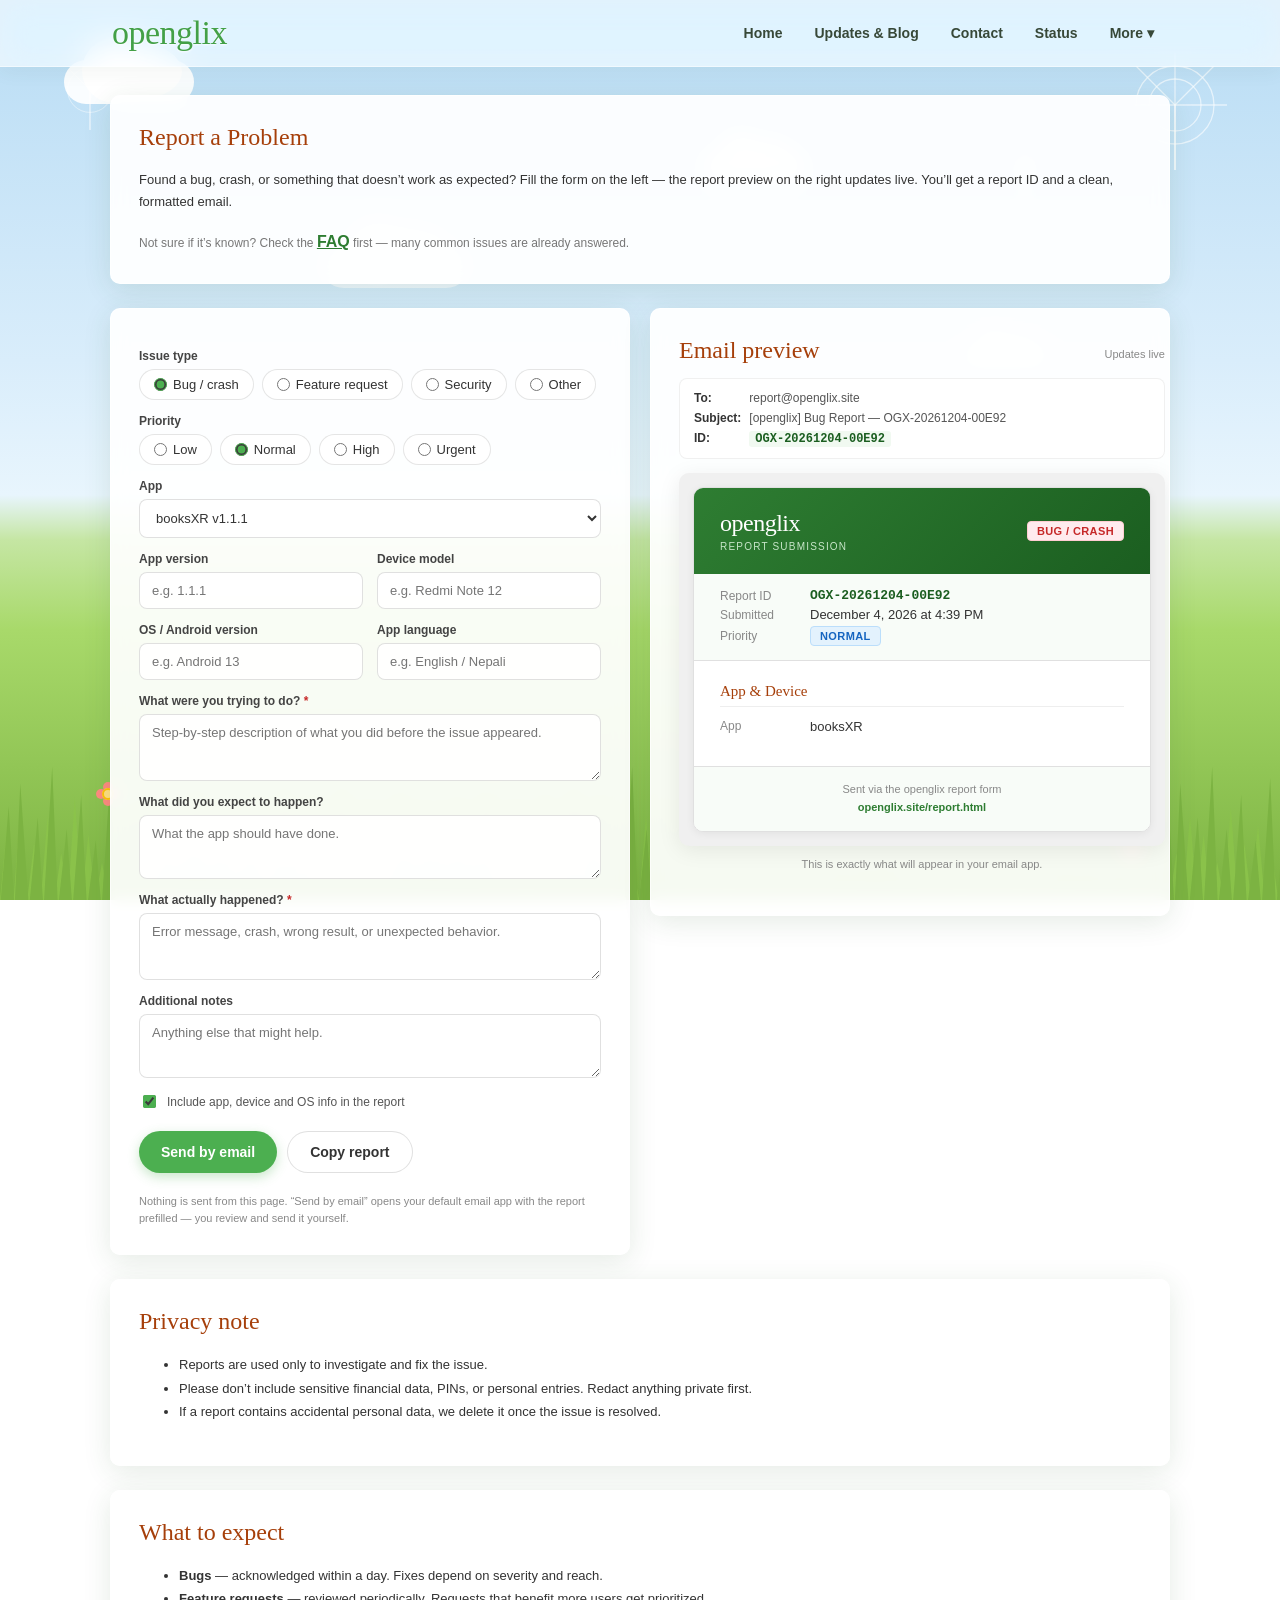
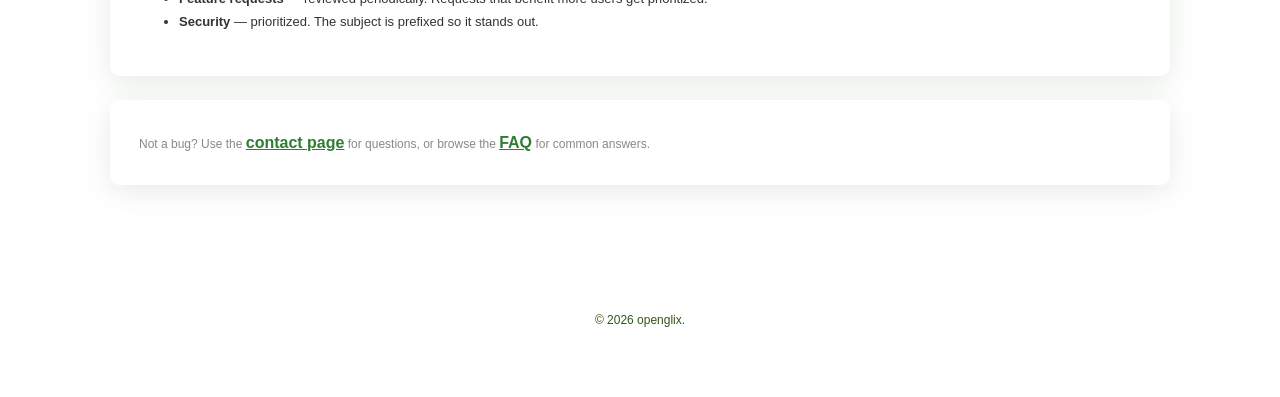
<file: report.html>
<!DOCTYPE html>
<html lang="en">
<head>
  <meta charset="UTF-8">
  <meta name="viewport" content="width=device-width, initial-scale=1.0">
  <title>Report a Problem — openglix</title>
  <meta name="description" content="Report a bug, crash, or feature request for openglix apps. Live email preview, auto-ticket ID, plain-text and formatted email options.">
  <link rel="stylesheet" href="css/style.css">
  <link rel="icon" type="image/svg+xml" href="favicon.svg">
  <link rel="icon" type="image/png" sizes="64x64" href="favicon.png">
  <link rel="apple-touch-icon" href="apple-touch-icon.png">
  <meta name="theme-color" content="#2e7d32">
</head>
<body class="">
<div class="bg-decor" aria-hidden="true">
  <div class="cloud cloud-1"></div>
  <div class="cloud cloud-2"></div>
  <div class="cloud cloud-3"></div>
  <div class="cloud cloud-4"></div>

  <svg class="dandelion dandelion-1" viewBox="0 0 100 100">
    <path d="M50,50 L50,100" stroke="#fff" stroke-width="1.5" opacity="0.75"/>
    <circle cx="50" cy="50" r="30" stroke="#fff" stroke-width="1" fill="none" opacity="0.6"/>
    <circle cx="50" cy="50" r="20" stroke="#fff" stroke-width="1" fill="none" opacity="0.6"/>
    <line x1="50" y1="50" x2="20" y2="20" stroke="#fff" stroke-width="1" opacity="0.6"/>
    <line x1="50" y1="50" x2="80" y2="20" stroke="#fff" stroke-width="1" opacity="0.6"/>
    <line x1="50" y1="50" x2="50" y2="10" stroke="#fff" stroke-width="1" opacity="0.6"/>
    <line x1="50" y1="50" x2="10" y2="50" stroke="#fff" stroke-width="1" opacity="0.6"/>
    <line x1="50" y1="50" x2="90" y2="50" stroke="#fff" stroke-width="1" opacity="0.6"/>
  </svg>
  <svg class="dandelion dandelion-2" viewBox="0 0 100 100">
    <path d="M50,50 L50,100" stroke="#fff" stroke-width="1.5" opacity="0.75"/>
    <circle cx="50" cy="50" r="30" stroke="#fff" stroke-width="1" fill="none" opacity="0.6"/>
    <circle cx="50" cy="50" r="20" stroke="#fff" stroke-width="1" fill="none" opacity="0.6"/>
    <line x1="50" y1="50" x2="20" y2="20" stroke="#fff" stroke-width="1" opacity="0.6"/>
    <line x1="50" y1="50" x2="80" y2="20" stroke="#fff" stroke-width="1" opacity="0.6"/>
    <line x1="50" y1="50" x2="50" y2="10" stroke="#fff" stroke-width="1" opacity="0.6"/>
  </svg>
  <svg class="dandelion dandelion-3" viewBox="0 0 100 100">
    <path d="M50,50 L50,100" stroke="#fff" stroke-width="1.5" opacity="0.75"/>
    <circle cx="50" cy="50" r="28" stroke="#fff" stroke-width="1" fill="none" opacity="0.6"/>
    <line x1="50" y1="50" x2="25" y2="25" stroke="#fff" stroke-width="1" opacity="0.6"/>
    <line x1="50" y1="50" x2="75" y2="25" stroke="#fff" stroke-width="1" opacity="0.6"/>
    <line x1="50" y1="50" x2="50" y2="22" stroke="#fff" stroke-width="1" opacity="0.6"/>
  </svg>

  <div class="seed seed-1"></div>
  <div class="seed seed-2"></div>
  <div class="seed seed-3"></div>
  <div class="seed seed-4"></div>
  <div class="seed seed-5"></div>

  <div class="flower flower-1"></div>
  <div class="flower flower-2"></div>
  <div class="flower flower-3"></div>
  <div class="flower flower-4"></div>
  <div class="flower flower-5"></div>
  <div class="flower flower-6"></div>

  <div class="grass-layer"></div>
  <div class="grass-layer-front"></div>
</div>
<header class="site-header">
  <div class="header-inner">
    <a class="logo" href="index.html">openglix</a>
    <nav class="main-nav" id="mainNav">
      <a href="index.html" class="nav-link" data-nav="index">Home</a>
      <a href="updates.html" class="nav-link" data-nav="updates">Updates &amp; Blog</a>
      <a href="contact.html" class="nav-link" data-nav="contact">Contact</a>
      <a href="status.html" class="nav-link" data-nav="status">Status</a>
      <div class="more-wrap">
        <button class="more-btn" id="moreBtn" type="button">More ▾</button>
        <div class="more-menu" id="moreMenu">
          <a href="faq.html" data-nav="faq">FAQ &amp; Help</a>
          <a href="about.html" data-nav="about">About</a>
          <a href="report.html" data-nav="report">Report</a>
          <a href="downloads.html" data-nav="downloads">APK Downloads</a>
        </div>
      </div>
    </nav>
    <button class="menu-toggle" id="menuToggle" type="button" aria-label="Menu">☰</button>
  </div>
</header>
<main class="wrapper">

  <div class="panel">
    <h2>Report a Problem</h2>
    <p>Found a bug, crash, or something that doesn’t work as expected? Fill the form on the left — the report preview on the right updates live. You’ll get a report ID and a clean, formatted email.</p>
    <p style="font-size:12px; color:#777; margin-bottom:0;">Not sure if it’s known? Check the <a href="faq.html" class="text-link">FAQ</a> first — many common issues are already answered.</p>
  </div>

  <div class="report-layout">

    <div class="panel report-form-panel">
      <form id="report-form" class="report-form" novalidate>

        <div class="form-row">
          <label class="form-label">Issue type</label>
          <div class="radio-group">
            <label class="radio"><input type="radio" name="type" value="Bug / crash" checked> Bug / crash</label>
            <label class="radio"><input type="radio" name="type" value="Feature request"> Feature request</label>
            <label class="radio"><input type="radio" name="type" value="Security"> Security</label>
            <label class="radio"><input type="radio" name="type" value="Other"> Other</label>
          </div>
        </div>

        <div class="form-row">
          <label class="form-label">Priority</label>
          <div class="radio-group">
            <label class="radio"><input type="radio" name="priority" value="Low"> Low</label>
            <label class="radio"><input type="radio" name="priority" value="Normal" checked> Normal</label>
            <label class="radio"><input type="radio" name="priority" value="High"> High</label>
            <label class="radio"><input type="radio" name="priority" value="Urgent"> Urgent</label>
          </div>
        </div>

        <div class="form-row">
          <label class="form-label" for="r-app">App</label>
          <select id="r-app" name="app" class="form-input">
            <option value="">Loading apps…</option>
          </select>
        </div>

        <div class="form-row form-row-2">
          <div>
            <label class="form-label" for="r-version">App version</label>
            <input id="r-version" name="version" class="form-input" placeholder="e.g. 1.1.1">
          </div>
          <div>
            <label class="form-label" for="r-device">Device model</label>
            <input id="r-device" name="device" class="form-input" placeholder="e.g. Redmi Note 12">
          </div>
        </div>

        <div class="form-row form-row-2">
          <div>
            <label class="form-label" for="r-os">OS / Android version</label>
            <input id="r-os" name="os" class="form-input" placeholder="e.g. Android 13">
          </div>
          <div>
            <label class="form-label" for="r-language">App language</label>
            <input id="r-language" name="language" class="form-input" placeholder="e.g. English / Nepali">
          </div>
        </div>

        <div class="form-row">
          <label class="form-label" for="r-steps">What were you trying to do? <span class="req">*</span></label>
          <textarea id="r-steps" name="steps" class="form-input" rows="3" placeholder="Step-by-step description of what you did before the issue appeared." required></textarea>
        </div>

        <div class="form-row">
          <label class="form-label" for="r-expected">What did you expect to happen?</label>
          <textarea id="r-expected" name="expected" class="form-input" rows="2" placeholder="What the app should have done."></textarea>
        </div>

        <div class="form-row">
          <label class="form-label" for="r-actual">What actually happened? <span class="req">*</span></label>
          <textarea id="r-actual" name="actual" class="form-input" rows="3" placeholder="Error message, crash, wrong result, or unexpected behavior." required></textarea>
        </div>

        <div class="form-row">
          <label class="form-label" for="r-extra">Additional notes</label>
          <textarea id="r-extra" name="extra" class="form-input" rows="2" placeholder="Anything else that might help."></textarea>
        </div>

        <div class="form-row">
          <label class="checkbox">
            <input type="checkbox" id="r-include" name="include" checked>
            Include app, device and OS info in the report
          </label>
        </div>

        <div class="form-actions">
          <button type="submit" class="btn-download">Send by email</button>
          <button type="button" id="report-copy" class="btn-secondary">Copy report</button>
        </div>

        <div id="report-status" class="form-status" role="status" aria-live="polite"></div>

        <p class="form-note">Nothing is sent from this page. “Send by email” opens your default email app with the report prefilled — you review and send it yourself.</p>
      </form>
    </div>

    <div class="panel report-preview-panel">
      <div class="panel-header">
        <h2>Email preview</h2>
        <small>Updates live</small>
      </div>
      <div class="email-preview-meta" id="email-preview-meta">
        <div><strong>To:</strong> <span id="preview-to">report@openglix.site</span></div>
        <div><strong>Subject:</strong> <span id="preview-subject">—</span></div>
        <div><strong>ID:</strong> <span id="preview-id" class="mono">—</span></div>
      </div>
      <div class="email-preview-render" id="email-preview-render"></div>
      <p class="email-preview-hint">This is exactly what will appear in your email app.</p>
    </div>

  </div>

  <div class="panel">
    <h2>Privacy note</h2>
    <ul class="status-list">
      <li>Reports are used only to investigate and fix the issue.</li>
      <li>Please don’t include sensitive financial data, PINs, or personal entries. Redact anything private first.</li>
      <li>If a report contains accidental personal data, we delete it once the issue is resolved.</li>
    </ul>
  </div>

  <div class="panel">
    <h2>What to expect</h2>
    <ul class="status-list">
      <li><strong>Bugs</strong> — acknowledged within a day. Fixes depend on severity and reach.</li>
      <li><strong>Feature requests</strong> — reviewed periodically. Requests that benefit more users get prioritized.</li>
      <li><strong>Security</strong> — prioritized. The subject is prefixed so it stands out.</li>
    </ul>
  </div>

  <div class="panel">
    <p style="font-size:12px; color:#888; margin:0;">
      Not a bug? Use the <a href="contact.html" class="text-link">contact page</a> for questions, or browse the <a href="faq.html" class="text-link">FAQ</a> for common answers.
    </p>
  </div>

</main>
<footer class="site-footer">
  © 2026 openglix.
</footer>

<script>
(function () {
  var SUPPORT_EMAIL = 'report@openglix.site';
  var FORM_URL = 'https://openglix.site/report.html';

  function esc(s) {
    return String(s == null ? '' : s).replace(/[&<>"']/g, function (c) {
      return { '&': '&amp;', '<': '&lt;', '>': '&gt;', '"': '&quot;', "'": '&#39;' }[c];
    });
  }

  function newReportId() {
    var d = new Date();
    var ymd = d.getFullYear()
      + String(d.getMonth() + 1).padStart(2, '0')
      + String(d.getDate()).padStart(2, '0');
    var rand = Math.random().toString(16).slice(2, 7).toUpperCase();
    return 'OGX-' + ymd + '-' + rand;
  }

  function formatDate(d) {
    return d.toLocaleString(undefined, {
      year: 'numeric', month: 'long', day: 'numeric',
      hour: 'numeric', minute: '2-digit'
    });
  }

  function typeColors(type) {
    switch (type) {
      case 'Bug / crash':      return { bg: '#ffebee', fg: '#c62828', bd: '#ffcdd2' };
      case 'Feature request':  return { bg: '#e3f2fd', fg: '#1565c0', bd: '#bbdefb' };
      case 'Security':         return { bg: '#fff3e0', fg: '#e65100', bd: '#ffe0b2' };
      default:                 return { bg: '#f5f5f5', fg: '#616161', bd: '#e0e0e0' };
    }
  }
  function prioColors(p) {
    switch (p) {
      case 'Low':    return { bg: '#e8f5e9', fg: '#2e7d32', bd: '#c8e6c9' };
      case 'High':   return { bg: '#fff3e0', fg: '#e65100', bd: '#ffe0b2' };
      case 'Urgent': return { bg: '#ffebee', fg: '#c62828', bd: '#ffcdd2' };
      default:       return { bg: '#e3f2fd', fg: '#1565c0', bd: '#bbdefb' };
    }
  }

  function pill(text, c) {
    return '<span style="display:inline-block;padding:3px 9px;border-radius:4px;'
      + 'font-size:11px;font-weight:700;letter-spacing:0.4px;'
      + 'background:' + c.bg + ';color:' + c.fg + ';border:1px solid ' + c.bd + ';">'
      + esc(text).toUpperCase() + '</span>';
  }

  function buildHtml(data) {
    var tc = typeColors(data.type);
    var pc = prioColors(data.priority);

    function section(title, content) {
      if (!content) return '';
      return '<h3 style="font-family:Georgia,\'Times New Roman\',serif;color:#a63f0a;font-weight:normal;'
        + 'font-size:15px;margin:20px 0 8px;padding-bottom:6px;border-bottom:1px solid #eee;">'
        + esc(title) + '</h3>'
        + '<p style="font-size:13px;color:#333;line-height:1.7;margin:0 0 10px;white-space:pre-wrap;">'
        + esc(content) + '</p>';
    }

    function metaRow(label, val) {
      if (!val) return '';
      return '<tr>'
        + '<td style="padding:4px 0;color:#888;font-size:12px;width:90px;vertical-align:top;">' + esc(label) + '</td>'
        + '<td style="padding:4px 0;color:#333;font-size:13px;">' + esc(val) + '</td>'
        + '</tr>';
    }

    var appVal = data.app && data.app !== 'Other'
      ? data.app + (data.version ? ' v' + data.version : '')
      : (data.app || '');

    var hasMeta = data.includeMeta && (data.device || data.os || data.language);
    var hasApp = appVal || hasMeta;

    return '<div style="font-family:Arial,Helvetica,sans-serif;max-width:640px;margin:0 auto;'
      + 'background:#ffffff;border:1px solid #e0e0e0;border-radius:10px;overflow:hidden;'
      + 'box-shadow:0 2px 8px rgba(0,0,0,0.06);">'

      // Header
      + '<div style="background:#2e7d32;background:linear-gradient(135deg,#2e7d32 0%,#1b5e20 100%);'
      + 'color:#ffffff;padding:22px 26px;">'
      + '<table width="100%" cellpadding="0" cellspacing="0" border="0"><tr>'
      + '<td valign="middle">'
        + '<div style="font-family:Georgia,\'Times New Roman\',serif;font-size:24px;font-weight:normal;'
        + 'letter-spacing:-0.5px;color:#ffffff;">openglix</div>'
        + '<div style="font-size:10px;text-transform:uppercase;letter-spacing:1.2px;margin-top:4px;'
        + 'color:#c8e6c9;">Report Submission</div>'
      + '</td>'
      + '<td valign="middle" align="right">' + pill(data.type, tc) + '</td>'
      + '</tr></table>'
      + '</div>'

      // Ticket strip
      + '<div style="background:#f8fcf8;border-bottom:1px solid #e0e0e0;padding:14px 26px;">'
      + '<table width="100%" cellpadding="0" cellspacing="0" border="0">'
        + '<tr>'
          + '<td style="color:#888;font-size:12px;width:90px;">Report ID</td>'
          + '<td style="font-family:Consolas,\'Courier New\',monospace;font-weight:bold;'
          + 'color:#1b5e20;font-size:13px;">' + esc(data.id) + '</td>'
        + '</tr>'
        + '<tr>'
          + '<td style="color:#888;font-size:12px;padding-top:4px;">Submitted</td>'
          + '<td style="color:#333;font-size:13px;padding-top:4px;">' + esc(data.date) + '</td>'
        + '</tr>'
        + '<tr>'
          + '<td style="color:#888;font-size:12px;padding-top:4px;">Priority</td>'
          + '<td style="padding-top:4px;">' + pill(data.priority, pc) + '</td>'
        + '</tr>'
      + '</table>'
      + '</div>'

      // Body
      + '<div style="padding:18px 26px 22px;">'
      + (hasApp
        ? '<h3 style="font-family:Georgia,\'Times New Roman\',serif;color:#a63f0a;font-weight:normal;'
          + 'font-size:15px;margin:4px 0 8px;padding-bottom:6px;border-bottom:1px solid #eee;">App &amp; Device</h3>'
          + '<table width="100%" cellpadding="0" cellspacing="0" border="0" style="margin-bottom:6px;">'
          + metaRow('App', appVal)
          + (data.includeMeta ? metaRow('Device', data.device) : '')
          + (data.includeMeta ? metaRow('OS', data.os) : '')
          + (data.includeMeta ? metaRow('Language', data.language) : '')
          + '</table>'
        : '')
      + section('What was I trying to do?', data.steps)
      + section('What did I expect?', data.expected)
      + section('What actually happened?', data.actual)
      + section('Additional notes', data.extra)
      + '</div>'

      // Footer
      + '<div style="background:#f8fcf8;border-top:1px solid #e0e0e0;padding:14px 26px;'
      + 'font-size:11px;color:#888;text-align:center;line-height:1.6;">'
      + 'Sent via the openglix report form<br>'
      + '<a href="' + FORM_URL + '" style="color:#2e7d32;text-decoration:none;font-weight:600;">'
      + 'openglix.site/report.html</a>'
      + '</div>'

      + '</div>';
  }

  function buildPlainText(data) {
    var top = '━━━━━━━━━━━━━━━━━━━━━━━━━━━━━━━━━━━━━━━━━━━━━━━━━━━━━━━━━━━━━';
    var mid = '───────────────────────────────────────────────────────────────';
    var L = [];

    L.push(top);
    L.push('  OPENGLIX · ' + data.type.toUpperCase() + ' REPORT');
    L.push('  Report ID: ' + data.id);
    L.push(top);
    L.push('');
    L.push('  Submitted:  ' + data.date);
    L.push('  Priority:   ' + data.priority);
    L.push('');

    function block(title, content) {
      if (!content) return;
      L.push(mid);
      L.push('  ' + title);
      L.push(mid);
      L.push('');
      String(content).split('\n').forEach(function (line) { L.push('  ' + line); });
      L.push('');
    }

    var appVal = data.app && data.app !== 'Other'
      ? data.app + (data.version ? ' v' + data.version : '')
      : (data.app || '');
    var hasMeta = data.includeMeta && (data.device || data.os || data.language);

    if (appVal || hasMeta) {
      L.push(mid);
      L.push('  APP & DEVICE');
      L.push(mid);
      L.push('');
      if (appVal) L.push('  App:        ' + appVal);
      if (data.includeMeta && data.device)   L.push('  Device:     ' + data.device);
      if (data.includeMeta && data.os)       L.push('  OS:         ' + data.os);
      if (data.includeMeta && data.language) L.push('  Language:   ' + data.language);
      L.push('');
    }

    block('WHAT WAS I TRYING TO DO?', data.steps);
    block('WHAT DID I EXPECT?', data.expected);
    block('WHAT ACTUALLY HAPPENED?', data.actual);
    block('ADDITIONAL NOTES', data.extra);

    L.push(top);
    L.push('  Sent via the openglix report form');
    L.push('  ' + FORM_URL);
    L.push(top);

    return L.join('\n');
  }

  // Short, ASCII-only body for mailto (avoids URL-length issues and weird chars)
  function buildMailtoText(data) {
    var L = [];
    var typeLabel = data.type === 'Bug / crash' ? 'BUG REPORT'
      : data.type === 'Feature request' ? 'FEATURE REQUEST'
      : data.type === 'Security' ? 'SECURITY REPORT'
      : 'REPORT';

    L.push('OPENGLIX ' + typeLabel);
    L.push('Report ID: ' + data.id);
    L.push('------------------------------');
    L.push('Submitted: ' + data.date);
    L.push('Priority:  ' + data.priority);

    var appVal = data.app && data.app !== 'Other'
      ? data.app + (data.version ? ' v' + data.version : '')
      : (data.app || '');
    if (appVal) L.push('App:       ' + appVal);
    if (data.includeMeta && data.device)   L.push('Device:    ' + data.device);
    if (data.includeMeta && data.os)       L.push('OS:        ' + data.os);
    if (data.includeMeta && data.language) L.push('Language:  ' + data.language);

    function block(title, text) {
      if (!text) return;
      L.push('');
      L.push(title);
      L.push('------------------------------');
      String(text).split('\n').forEach(function (line) { L.push(line); });
    }

    block('What I was trying to do:', data.steps);
    block('What I expected:', data.expected);
    block('What actually happened:', data.actual);
    block('Additional notes:', data.extra);

    L.push('');
    L.push('--');
    L.push('Sent via openglix.site/report.html');
    return L.join('\n');
  }

  function buildSubject(data) {
    var base = data.type === 'Bug / crash' ? 'Bug Report'
      : data.type === 'Feature request' ? 'Feature Request'
      : data.type === 'Security' ? 'SECURITY Report'
      : 'Report';
    return '[' + 'openglix' + '] ' + base + ' — ' + data.id
      + (data.priority !== 'Normal' ? ' [' + data.priority + ']' : '');
  }

  function collect() {
    var form = document.getElementById('report-form');
    function val(id) { var el = document.getElementById(id); return el ? el.value.trim() : ''; }
    function radio(name) {
      var el = form.querySelector('input[name="' + name + '"]:checked');
      return el ? el.value : '';
    }
    return {
      id: window.__reportId || '',
      date: window.__reportDate || formatDate(new Date()),
      type: radio('type') || 'Bug / crash',
      priority: radio('priority') || 'Normal',
      app: val('r-app'),
      version: val('r-version'),
      device: val('r-device'),
      os: val('r-os'),
      language: val('r-language'),
      steps: val('r-steps'),
      expected: val('r-expected'),
      actual: val('r-actual'),
      extra: val('r-extra'),
      includeMeta: document.getElementById('r-include').checked
    };
  }

  function renderPreview() {
    var data = collect();
    var html = buildHtml(data);

    var render = document.getElementById('email-preview-render');
    if (render) render.innerHTML = html;

    var sEl = document.getElementById('preview-subject');
    if (sEl) sEl.textContent = buildSubject(data);

    var idEl = document.getElementById('preview-id');
    if (idEl) idEl.textContent = data.id || '—';

    var toEl = document.getElementById('preview-to');
    if (toEl) toEl.textContent = SUPPORT_EMAIL;
  }

  function setStatus(msg, kind) {
    var box = document.getElementById('report-status');
    if (!box) return;
    box.textContent = msg;
    box.className = 'form-status show ' + (kind || 'ok');
    clearTimeout(setStatus._t);
    setStatus._t = setTimeout(function () {
      box.className = 'form-status';
      box.textContent = '';
    }, 6000);
  }

  // Bootstrap
  window.__reportId = newReportId();
  window.__reportDate = formatDate(new Date());

  var form = document.getElementById('report-form');
  var appSelect = document.getElementById('r-app');

  fetch('data/apps.json', { cache: 'no-store' })
    .then(function (r) { return r.json(); })
    .then(function (d) {
      var apps = (d && Array.isArray(d.apps)) ? d.apps : [];
      var opts = apps.map(function (a) {
        return '<option value="' + a.name + '">' + a.name + ' v' + a.version + '</option>';
      }).join('');
      appSelect.innerHTML = opts + '<option value="Other">Other / not sure</option>';
      renderPreview();
    })
    .catch(function () {
      appSelect.innerHTML = '<option value="Other">Other / not sure</option>';
      renderPreview();
    });

  // Live preview
  ['input', 'change', 'keyup'].forEach(function (evt) {
    form.addEventListener(evt, renderPreview);
  });

  // Initial render (before apps load, so preview isn't empty)
  renderPreview();

  // Submit
  form.addEventListener('submit', function (e) {
    e.preventDefault();
    var data = collect();

    if (!data.steps) {
      setStatus('Please fill in “What were you trying to do?” before sending.', 'err');
      document.getElementById('r-steps').focus();
      return;
    }
    if (!data.actual) {
      setStatus('Please fill in “What actually happened?” before sending.', 'err');
      document.getElementById('r-actual').focus();
      return;
    }

    var body = buildMailtoText(data);
    var mailto = 'mailto:' + SUPPORT_EMAIL
      + '?subject=' + encodeURIComponent(buildSubject(data))
      + '&body=' + encodeURIComponent(body);

    setStatus('Opening your email app with the report prefilled…', 'ok');
    // Use anchor click - most reliable way to launch mail clients across browsers
    try {
      var a = document.createElement('a');
      a.href = mailto;
      a.style.display = 'none';
      document.body.appendChild(a);
      a.click();
      setTimeout(function () { try { a.remove(); } catch (_) {} }, 150);
    } catch (_) {
      // Last-ditch fallback if anchor click throws
      try { window.location.href = mailto; } catch (_) {}
    }

    // Persistent fallback link below the buttons - always shown after first click
    var fb = document.getElementById('mailto-fallback');
    if (!fb) {
      fb = document.createElement('div');
      fb.id = 'mailto-fallback';
      fb.className = 'mailto-fallback';
      var frm = document.getElementById('report-form');
      if (frm) frm.appendChild(fb);
    }
    var safeHref = esc(mailto);
    fb.innerHTML = '<strong>Email app didn\'t open?</strong> '
      + '<a href="' + safeHref + '" class="btn-secondary" style="font-size:12px;padding:8px 16px;display:inline-block;margin-top:6px;">Open email manually</a>'
      + '<div style="font-size:11px;color:#888;margin-top:6px;">Or click <strong>Copy report</strong> above and paste into a new email to <strong>' + esc(SUPPORT_EMAIL) + '</strong>.</div>';
  });

  // Copy
  document.getElementById('report-copy').addEventListener('click', function () {
    var data = collect();
    var html = buildHtml(data);
    var plain = buildPlainText(data);
    var subject = buildSubject(data);

    function onCopied(kind) {
      setStatus('Copied ' + kind + '. Paste into an email to ' + SUPPORT_EMAIL + '.', 'ok');
    }
    function fallback() {
      var text = 'To: ' + SUPPORT_EMAIL + '\nSubject: ' + subject + '\n\n' + plain;
      window.prompt('Copy this report text:', text);
    }

    if (navigator.clipboard && navigator.clipboard.write && typeof ClipboardItem !== 'undefined') {
      var htmlBlob = new Blob([html], { type: 'text/html' });
      var txtBlob = new Blob([plain], { type: 'text/plain' });
      var item = new ClipboardItem({ 'text/html': htmlBlob, 'text/plain': txtBlob });
      navigator.clipboard.write([item]).then(function () {
        onCopied('formatted report');
      }).catch(fallback);
    } else if (navigator.clipboard && navigator.clipboard.writeText) {
      var text = 'To: ' + SUPPORT_EMAIL + '\nSubject: ' + subject + '\n\n' + plain;
      navigator.clipboard.writeText(text).then(function () {
        onCopied('report text');
      }).catch(fallback);
    } else {
      fallback();
    }
  });
})();
</script>
<script src="js/qrcode.min.js"></script>
<script src="js/app.js"></script>
</body>
</html>
</file>
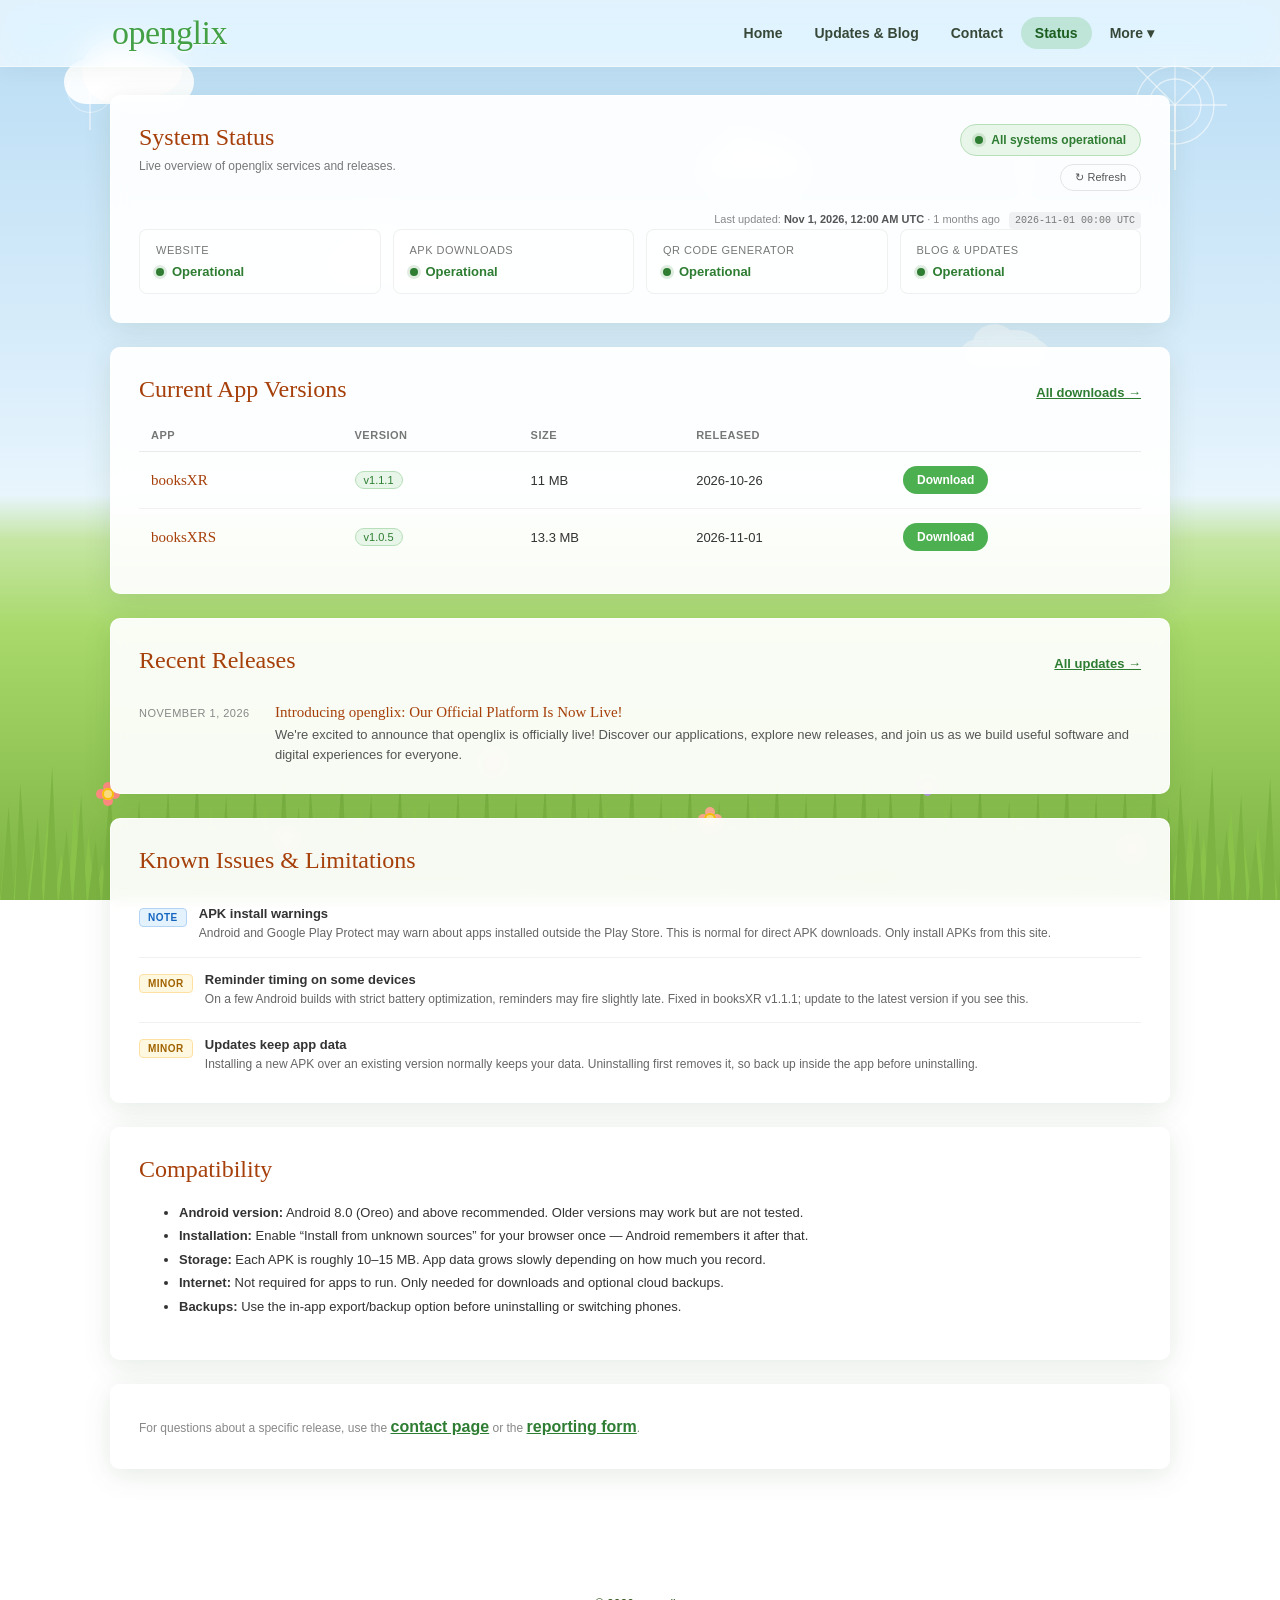
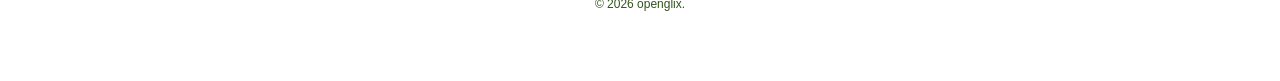
<file: status.html>
<!DOCTYPE html>
<html lang="en">
<head>
  <meta charset="UTF-8">
  <meta name="viewport" content="width=device-width, initial-scale=1.0">
  <title>App Status — openglix</title>
  <meta name="description" content="Live status of openglix services, current app versions, recent releases, and known issues.">
  <link rel="stylesheet" href="css/style.css">
  <link rel="icon" type="image/svg+xml" href="favicon.svg">
  <link rel="icon" type="image/png" sizes="64x64" href="favicon.png">
  <link rel="apple-touch-icon" href="apple-touch-icon.png">
  <meta name="theme-color" content="#2e7d32">
</head>
<body class="">
<div class="bg-decor" aria-hidden="true">
  <div class="cloud cloud-1"></div>
  <div class="cloud cloud-2"></div>
  <div class="cloud cloud-3"></div>
  <div class="cloud cloud-4"></div>

  <svg class="dandelion dandelion-1" viewBox="0 0 100 100">
    <path d="M50,50 L50,100" stroke="#fff" stroke-width="1.5" opacity="0.75"/>
    <circle cx="50" cy="50" r="30" stroke="#fff" stroke-width="1" fill="none" opacity="0.6"/>
    <circle cx="50" cy="50" r="20" stroke="#fff" stroke-width="1" fill="none" opacity="0.6"/>
    <line x1="50" y1="50" x2="20" y2="20" stroke="#fff" stroke-width="1" opacity="0.6"/>
    <line x1="50" y1="50" x2="80" y2="20" stroke="#fff" stroke-width="1" opacity="0.6"/>
    <line x1="50" y1="50" x2="50" y2="10" stroke="#fff" stroke-width="1" opacity="0.6"/>
    <line x1="50" y1="50" x2="10" y2="50" stroke="#fff" stroke-width="1" opacity="0.6"/>
    <line x1="50" y1="50" x2="90" y2="50" stroke="#fff" stroke-width="1" opacity="0.6"/>
  </svg>
  <svg class="dandelion dandelion-2" viewBox="0 0 100 100">
    <path d="M50,50 L50,100" stroke="#fff" stroke-width="1.5" opacity="0.75"/>
    <circle cx="50" cy="50" r="30" stroke="#fff" stroke-width="1" fill="none" opacity="0.6"/>
    <circle cx="50" cy="50" r="20" stroke="#fff" stroke-width="1" fill="none" opacity="0.6"/>
    <line x1="50" y1="50" x2="20" y2="20" stroke="#fff" stroke-width="1" opacity="0.6"/>
    <line x1="50" y1="50" x2="80" y2="20" stroke="#fff" stroke-width="1" opacity="0.6"/>
    <line x1="50" y1="50" x2="50" y2="10" stroke="#fff" stroke-width="1" opacity="0.6"/>
  </svg>
  <svg class="dandelion dandelion-3" viewBox="0 0 100 100">
    <path d="M50,50 L50,100" stroke="#fff" stroke-width="1.5" opacity="0.75"/>
    <circle cx="50" cy="50" r="28" stroke="#fff" stroke-width="1" fill="none" opacity="0.6"/>
    <line x1="50" y1="50" x2="25" y2="25" stroke="#fff" stroke-width="1" opacity="0.6"/>
    <line x1="50" y1="50" x2="75" y2="25" stroke="#fff" stroke-width="1" opacity="0.6"/>
    <line x1="50" y1="50" x2="50" y2="22" stroke="#fff" stroke-width="1" opacity="0.6"/>
  </svg>

  <div class="seed seed-1"></div>
  <div class="seed seed-2"></div>
  <div class="seed seed-3"></div>
  <div class="seed seed-4"></div>
  <div class="seed seed-5"></div>

  <div class="flower flower-1"></div>
  <div class="flower flower-2"></div>
  <div class="flower flower-3"></div>
  <div class="flower flower-4"></div>
  <div class="flower flower-5"></div>
  <div class="flower flower-6"></div>

  <div class="grass-layer"></div>
  <div class="grass-layer-front"></div>
</div>
<header class="site-header">
  <div class="header-inner">
    <a class="logo" href="index.html">openglix</a>
    <nav class="main-nav" id="mainNav">
      <a href="index.html" class="nav-link" data-nav="index">Home</a>
      <a href="updates.html" class="nav-link" data-nav="updates">Updates &amp; Blog</a>
      <a href="contact.html" class="nav-link" data-nav="contact">Contact</a>
      <a href="status.html" class="nav-link" data-nav="status">Status</a>
      <div class="more-wrap">
        <button class="more-btn" id="moreBtn" type="button">More ▾</button>
        <div class="more-menu" id="moreMenu">
          <a href="faq.html" data-nav="faq">FAQ &amp; Help</a>
          <a href="about.html" data-nav="about">About</a>
          <a href="report.html" data-nav="report">Report</a>
          <a href="downloads.html" data-nav="downloads">APK Downloads</a>
        </div>
      </div>
    </nav>
    <button class="menu-toggle" id="menuToggle" type="button" aria-label="Menu">☰</button>
  </div>
</header>
<main class="wrapper">

  <div class="panel">
    <div class="status-hero">
      <div>
        <h2>System Status</h2>
        <p class="status-hero-note">Live overview of openglix services and releases.</p>
      </div>
      <div class="status-hero-actions">
        <div id="status-overall" class="status-pill ok">
          <span class="status-dot"></span>
          <span>Checking status&hellip;</span>
        </div>
        <button id="status-refresh" class="status-refresh" type="button" title="Refresh status">↻ Refresh</button>
      </div>
    </div>
    <div id="status-updated" class="status-updated"></div>

    <div class="service-grid">
      <div class="service-item" id="svc-site">
        <div class="label">Website</div>
        <div class="value"><span class="status-dot"></span>Checking…</div>
      </div>
      <div class="service-item" id="svc-downloads">
        <div class="label">APK Downloads</div>
        <div class="value"><span class="status-dot"></span>Checking…</div>
      </div>
      <div class="service-item" id="svc-qr">
        <div class="label">QR Code Generator</div>
        <div class="value"><span class="status-dot"></span>Checking…</div>
      </div>
      <div class="service-item" id="svc-blog">
        <div class="label">Blog &amp; Updates</div>
        <div class="value"><span class="status-dot"></span>Checking…</div>
      </div>
    </div>
  </div>

  <div class="panel">
    <div class="section-head">
      <h2>Current App Versions</h2>
      <a href="downloads.html">All downloads &rarr;</a>
    </div>
    <div id="status-versions">
      <p class="loading">Loading app versions&hellip;</p>
    </div>
  </div>

  <div class="panel">
    <div class="section-head">
      <h2>Recent Releases</h2>
      <a href="updates.html">All updates &rarr;</a>
    </div>
    <div id="status-releases">
      <p class="loading">Loading releases&hellip;</p>
    </div>
  </div>

  <div class="panel">
    <h2>Known Issues &amp; Limitations</h2>
    <ul class="issues-list">
      <li>
        <span class="issue-badge note">Note</span>
        <div class="issue-body">
          <strong>APK install warnings</strong>
          <p>Android and Google Play Protect may warn about apps installed outside the Play Store. This is normal for direct APK downloads. Only install APKs from this site.</p>
        </div>
      </li>
      <li>
        <span class="issue-badge minor">Minor</span>
        <div class="issue-body">
          <strong>Reminder timing on some devices</strong>
          <p>On a few Android builds with strict battery optimization, reminders may fire slightly late. Fixed in booksXR v1.1.1; update to the latest version if you see this.</p>
        </div>
      </li>
      <li>
        <span class="issue-badge minor">Minor</span>
        <div class="issue-body">
          <strong>Updates keep app data</strong>
          <p>Installing a new APK over an existing version normally keeps your data. Uninstalling first removes it, so back up inside the app before uninstalling.</p>
        </div>
      </li>
    </ul>
  </div>

  <div class="panel">
    <h2>Compatibility</h2>
    <ul class="status-list">
      <li><strong>Android version:</strong> Android 8.0 (Oreo) and above recommended. Older versions may work but are not tested.</li>
      <li><strong>Installation:</strong> Enable &ldquo;Install from unknown sources&rdquo; for your browser once — Android remembers it after that.</li>
      <li><strong>Storage:</strong> Each APK is roughly 10–15 MB. App data grows slowly depending on how much you record.</li>
      <li><strong>Internet:</strong> Not required for apps to run. Only needed for downloads and optional cloud backups.</li>
      <li><strong>Backups:</strong> Use the in-app export/backup option before uninstalling or switching phones.</li>
    </ul>
  </div>

  <div class="panel">
    <p style="font-size:12px; color:#888; margin:0;">
      For questions about a specific release, use the <a href="contact.html" class="text-link">contact page</a> or the <a href="report.html" class="text-link">reporting form</a>.
    </p>
  </div>

</main>
<footer class="site-footer">
  © 2026 openglix.
</footer>
<script src="js/qrcode.min.js"></script>
<script src="js/app.js"></script>
</body>
</html>
</file>
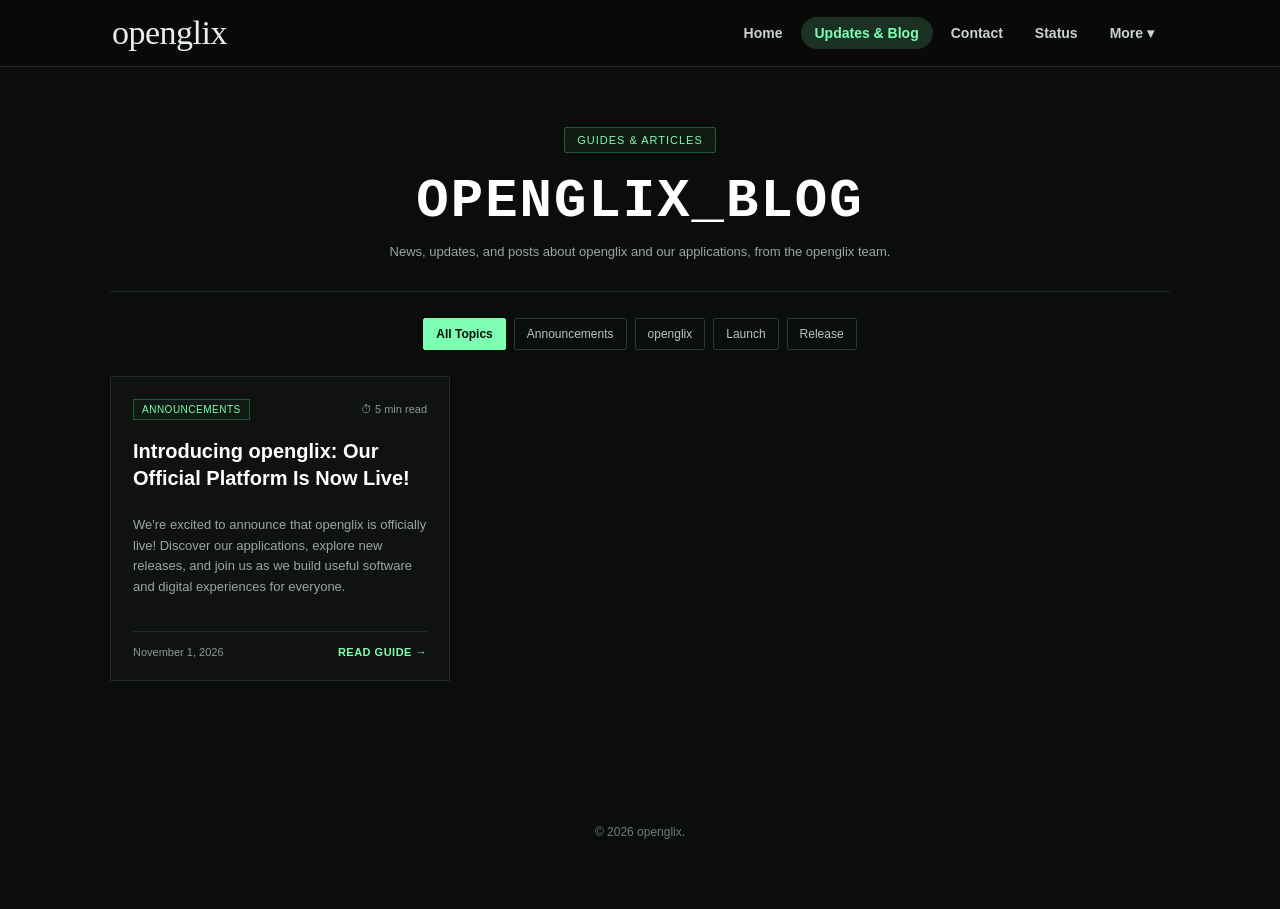
<file: updates.html>
<!DOCTYPE html>
<html lang="en">
<head>
  <meta charset="UTF-8">
  <meta name="viewport" content="width=device-width, initial-scale=1.0">
  <title>Updates & Blog — openglix</title>
  <meta name="description" content="Release notes, tutorials, and updates for openglix apps.">
  <link rel="stylesheet" href="css/style.css">
  <link rel="icon" type="image/svg+xml" href="favicon.svg">
  <link rel="icon" type="image/png" sizes="64x64" href="favicon.png">
  <link rel="apple-touch-icon" href="apple-touch-icon.png">
  <meta name="theme-color" content="#2e7d32">
</head>
<body class="blog-mode">
<div class="bg-decor" aria-hidden="true">
  <div class="cloud cloud-1"></div>
  <div class="cloud cloud-2"></div>
  <div class="cloud cloud-3"></div>
  <div class="cloud cloud-4"></div>

  <svg class="dandelion dandelion-1" viewBox="0 0 100 100">
    <path d="M50,50 L50,100" stroke="#fff" stroke-width="1.5" opacity="0.75"/>
    <circle cx="50" cy="50" r="30" stroke="#fff" stroke-width="1" fill="none" opacity="0.6"/>
    <circle cx="50" cy="50" r="20" stroke="#fff" stroke-width="1" fill="none" opacity="0.6"/>
    <line x1="50" y1="50" x2="20" y2="20" stroke="#fff" stroke-width="1" opacity="0.6"/>
    <line x1="50" y1="50" x2="80" y2="20" stroke="#fff" stroke-width="1" opacity="0.6"/>
    <line x1="50" y1="50" x2="50" y2="10" stroke="#fff" stroke-width="1" opacity="0.6"/>
    <line x1="50" y1="50" x2="10" y2="50" stroke="#fff" stroke-width="1" opacity="0.6"/>
    <line x1="50" y1="50" x2="90" y2="50" stroke="#fff" stroke-width="1" opacity="0.6"/>
  </svg>
  <svg class="dandelion dandelion-2" viewBox="0 0 100 100">
    <path d="M50,50 L50,100" stroke="#fff" stroke-width="1.5" opacity="0.75"/>
    <circle cx="50" cy="50" r="30" stroke="#fff" stroke-width="1" fill="none" opacity="0.6"/>
    <circle cx="50" cy="50" r="20" stroke="#fff" stroke-width="1" fill="none" opacity="0.6"/>
    <line x1="50" y1="50" x2="20" y2="20" stroke="#fff" stroke-width="1" opacity="0.6"/>
    <line x1="50" y1="50" x2="80" y2="20" stroke="#fff" stroke-width="1" opacity="0.6"/>
    <line x1="50" y1="50" x2="50" y2="10" stroke="#fff" stroke-width="1" opacity="0.6"/>
  </svg>
  <svg class="dandelion dandelion-3" viewBox="0 0 100 100">
    <path d="M50,50 L50,100" stroke="#fff" stroke-width="1.5" opacity="0.75"/>
    <circle cx="50" cy="50" r="28" stroke="#fff" stroke-width="1" fill="none" opacity="0.6"/>
    <line x1="50" y1="50" x2="25" y2="25" stroke="#fff" stroke-width="1" opacity="0.6"/>
    <line x1="50" y1="50" x2="75" y2="25" stroke="#fff" stroke-width="1" opacity="0.6"/>
    <line x1="50" y1="50" x2="50" y2="22" stroke="#fff" stroke-width="1" opacity="0.6"/>
  </svg>

  <div class="seed seed-1"></div>
  <div class="seed seed-2"></div>
  <div class="seed seed-3"></div>
  <div class="seed seed-4"></div>
  <div class="seed seed-5"></div>

  <div class="flower flower-1"></div>
  <div class="flower flower-2"></div>
  <div class="flower flower-3"></div>
  <div class="flower flower-4"></div>
  <div class="flower flower-5"></div>
  <div class="flower flower-6"></div>

  <div class="grass-layer"></div>
  <div class="grass-layer-front"></div>
</div>
<header class="site-header">
  <div class="header-inner">
    <a class="logo" href="index.html">openglix</a>
    <nav class="main-nav" id="mainNav">
      <a href="index.html" class="nav-link" data-nav="index">Home</a>
      <a href="updates.html" class="nav-link" data-nav="updates">Updates &amp; Blog</a>
      <a href="contact.html" class="nav-link" data-nav="contact">Contact</a>
      <a href="status.html" class="nav-link" data-nav="status">Status</a>
      <div class="more-wrap">
        <button class="more-btn" id="moreBtn" type="button">More ▾</button>
        <div class="more-menu" id="moreMenu">
          <a href="faq.html" data-nav="faq">FAQ &amp; Help</a>
          <a href="about.html" data-nav="about">About</a>
          <a href="report.html" data-nav="report">Report</a>
          <a href="downloads.html" data-nav="downloads">APK Downloads</a>
        </div>
      </div>
    </nav>
    <button class="menu-toggle" id="menuToggle" type="button" aria-label="Menu">☰</button>
  </div>
</header>
<main class="wrapper">
<div class="blog-page">
  <div id="blog-list-view">
    <div class="blog-hero">
      <span class="hero-badge">GUIDES &amp; ARTICLES</span>
      <h1>OPENGLIX_BLOG</h1>
      <p>News, updates, and posts about openglix and our applications, from the openglix team.</p>
    </div>
    <div id="blog-filters" class="tag-filters"></div>
    <div id="blog-list" class="blog-grid">
      <p class="loading">Loading posts&hellip;</p>
    </div>
  </div>
  <div id="blog-detail" class="blog-detail hidden"></div>
</div>
</main>
<footer class="site-footer">
  © 2026 openglix.
</footer>
<script src="js/qrcode.min.js"></script>
<script src="js/app.js"></script>
</body>
</html>
</file>
<file: css/style.css>
* { box-sizing: border-box; }
:root {
  --green: #4caf50;
  --green-dark: #2E7D32;
  --green-deep: #1B5E20;
  --brown: #A63F0A;
  --ink: #333;
  --muted: #666;
  --blog-bg: #0b0d0c;
  --blog-card: #0f1210;
  --blog-line: #202b24;
  --blog-green: #7CFFB2;
  --blog-muted: #9aa79f;
}
html { scroll-behavior: smooth; }
body {
  margin: 0;
  font-family: Arial, Helvetica, sans-serif;
  font-size: 13px;
  color: var(--ink);
  background: linear-gradient(to bottom, #b8dcf4 0%, #d9edfb 40%, #e8f5fd 55%, #c5e6a3 60%, #a8d96a 70%, #7cb342 100%);
  background-attachment: fixed;
  min-height: 100vh;
  overflow-x: hidden;
  position: relative;
}
body.blog-mode { background: var(--blog-bg); color: #e8efe9; }
a { color: var(--green-dark); }
.hidden { display: none !important; }

/* === Decorative background === */
.bg-decor {
  position: fixed;
  inset: 0;
  pointer-events: none;
  overflow: hidden;
  z-index: 0;
}
body.blog-mode .bg-decor { display: none; }

.cloud {
  position: absolute;
  background: rgba(255,255,255,0.92);
  border-radius: 100px;
  filter: blur(0.5px);
  animation: driftCloud linear infinite;
}
.cloud::before, .cloud::after {
  content: '';
  position: absolute;
  background: inherit;
  border-radius: 50%;
}
.cloud-1 { top: 60px; left: 5%; width: 130px; height: 44px; animation-duration: 95s; }
.cloud-1::before { width: 65px; height: 65px; top: -22px; left: 18px; }
.cloud-1::after { width: 85px; height: 55px; top: -16px; right: 12px; }
.cloud-2 { top: 150px; left: 55%; width: 100px; height: 32px; animation-duration: 130s; animation-delay: -35s; opacity: 0.8; }
.cloud-2::before { width: 48px; height: 48px; top: -18px; left: 14px; }
.cloud-2::after { width: 62px; height: 40px; top: -12px; right: 10px; }
.cloud-3 { top: 240px; left: 25%; width: 150px; height: 48px; animation-duration: 150s; animation-delay: -70s; opacity: 0.6; }
.cloud-3::before { width: 72px; height: 72px; top: -26px; left: 22px; }
.cloud-3::after { width: 95px; height: 58px; top: -20px; right: 16px; }
.cloud-4 { top: 340px; left: 75%; width: 90px; height: 30px; animation-duration: 180s; animation-delay: -20s; opacity: 0.5; }
.cloud-4::before { width: 45px; height: 45px; top: -16px; left: 12px; }
.cloud-4::after { width: 55px; height: 36px; top: -10px; right: 8px; }

@keyframes driftCloud {
  from { transform: translateX(-30vw); }
  to   { transform: translateX(120vw); }
}

.dandelion {
  position: absolute;
  transform-origin: bottom center;
  animation: sway 7s ease-in-out infinite alternate;
}
.dandelion-1 { top: 40px; right: 40px; width: 130px; }
.dandelion-2 { top: 100px; right: 210px; width: 90px; animation-delay: -2.5s; }
.dandelion-3 { top: 50px; left: 50px; width: 80px; animation-delay: -4s; }

@keyframes sway {
  0%   { transform: rotate(-3deg); }
  100% { transform: rotate(3deg); }
}

.seed {
  position: absolute;
  width: 4px; height: 4px;
  background: #fff;
  border-radius: 50%;
  box-shadow: 0 0 4px rgba(255,255,255,0.9);
  opacity: 0;
  animation: floatSeed 15s linear infinite;
}
.seed::after {
  content: '';
  position: absolute;
  top: 100%; left: 50%;
  width: 1px; height: 12px;
  background: rgba(255,255,255,0.7);
  transform: translateX(-50%);
}
.seed-1 { top: 12%; left: 15%; animation-delay: 0s; }
.seed-2 { top: 22%; left: 45%; animation-delay: 3s; }
.seed-3 { top: 8%;  left: 75%; animation-delay: 6s; }
.seed-4 { top: 35%; left: 60%; animation-delay: 9s; }
.seed-5 { top: 18%; left: 85%; animation-delay: 12s; }

@keyframes floatSeed {
  0%   { transform: translate(0,0) rotate(0); opacity: 0; }
  10%  { opacity: 0.85; }
  80%  { opacity: 0.85; }
  100% { transform: translate(-140px, 320px) rotate(60deg); opacity: 0; }
}

.grass-layer {
  position: absolute;
  bottom: 0; left: 0;
  width: 100%; height: 140px;
  background-image: url('data:image/svg+xml;utf8,<svg xmlns="http://www.w3.org/2000/svg" viewBox="0 0 100 30" preserveAspectRatio="none"><path d="M0,30 L2,15 L4,30 L6,10 L8,30 L10,18 L12,30 L14,12 L16,30 L18,20 L20,30 L22,8 L24,30 L26,16 L28,30 L30,22 L32,30 L34,10 L36,30 L38,18 L40,30 L42,14 L44,30 L46,20 L48,30 L50,12 L52,30 L54,16 L56,30 L58,22 L60,30 L62,10 L64,30 L66,18 L68,30 L70,14 L72,30 L74,20 L76,30 L78,8 L80,30 L82,16 L84,30 L86,22 L88,30 L90,12 L92,30 L94,18 L96,30 L98,10 L100,30 Z" fill="%238bc34a"/></svg>');
  background-size: 340px 100%;
  background-repeat: repeat-x;
  animation: wind 5s ease-in-out infinite alternate;
  z-index: 1;
  opacity: 0.9;
}
.grass-layer-front {
  position: absolute;
  bottom: -8px; left: 0;
  width: 100%; height: 170px;
  background-image: url('data:image/svg+xml;utf8,<svg xmlns="http://www.w3.org/2000/svg" viewBox="0 0 100 30" preserveAspectRatio="none"><path d="M0,30 L3,12 L5,30 L7,8 L10,30 L13,14 L15,30 L18,5 L20,30 L23,16 L25,30 L28,10 L30,30 L33,18 L35,30 L38,7 L40,30 L43,15 L45,30 L48,11 L50,30 L53,17 L55,30 L58,9 L60,30 L63,14 L65,30 L68,6 L70,30 L73,16 L75,30 L78,10 L80,30 L83,18 L85,30 L88,8 L90,30 L93,14 L95,30 L98,5 L100,30 Z" fill="%237cb342"/></svg>');
  background-size: 290px 100%;
  background-repeat: repeat-x;
  animation: wind 3.5s ease-in-out infinite alternate-reverse;
  z-index: 2;
}
@keyframes wind {
  0%   { transform: skewX(-5deg); }
  100% { transform: skewX(5deg); }
}

.flower {
  position: absolute;
  width: 12px; height: 12px;
  border-radius: 50%;
  background: #FFE082;
  box-shadow:
    -7px 0 0 -1px var(--petal, #FF8A80),
    7px 0 0 -1px var(--petal, #FF8A80),
    0 -7px 0 -1px var(--petal, #FF8A80),
    0 7px 0 -1px var(--petal, #FF8A80),
    inset 0 0 0 2px #FFC107;
  z-index: 3;
  animation: sway 5s ease-in-out infinite alternate;
}
.flower-1 { bottom: 100px; left: 8%;  --petal: #FF8A80; }
.flower-2 { bottom: 55px;  left: 22%; --petal: #F8BBD0; width: 10px; height: 10px; animation-delay: -1s; }
.flower-3 { bottom: 130px; left: 38%; --petal: #CE93D8; width: 14px; height: 14px; animation-delay: -2s; }
.flower-4 { bottom: 75px;  left: 55%; --petal: #FFAB91; animation-delay: -3s; }
.flower-5 { bottom: 110px; left: 72%; --petal: #B39DDB; width: 11px; height: 11px; animation-delay: -4s; }
.flower-6 { bottom: 45px;  left: 88%; --petal: #F48FB1; animation-delay: -5s; }

/* === Header (lighter, pill nav) === */
.site-header {
  position: sticky;
  top: 0;
  z-index: 50;
  background: rgba(255, 255, 255, 0.62);
  backdrop-filter: blur(16px) saturate(150%);
  -webkit-backdrop-filter: blur(16px) saturate(150%);
  border-bottom: 1px solid rgba(255, 255, 255, 0.5);
  box-shadow: 0 2px 22px rgba(45, 90, 39, 0.07);
}
body.blog-mode .site-header {
  background: rgba(8, 10, 9, 0.88);
  border-bottom-color: var(--blog-line);
  box-shadow: none;
}
.header-inner {
  max-width: 1100px;
  margin: 0 auto;
  padding: 14px 22px;
  display: flex;
  align-items: center;
  justify-content: space-between;
  gap: 20px;
}
.logo {
  font-family: Georgia, serif;
  font-size: 34px;
  color: #43a047;
  text-decoration: none;
  font-weight: normal;
  letter-spacing: -0.5px;
  text-shadow: 0 1px 2px rgba(255,255,255,0.9);
  transition: color 0.2s ease;
}
.logo:hover { color: #2e7d32; }
body.blog-mode .logo { color: #e8efe9; text-shadow: none; }

.main-nav { display: flex; align-items: center; gap: 4px; flex-wrap: wrap; }
.main-nav a, .more-btn {
  color: #374838;
  text-decoration: none;
  font-weight: 600;
  font-size: 14px;
  background: transparent;
  border: 0;
  padding: 8px 14px;
  cursor: pointer;
  font-family: inherit;
  border-radius: 999px;
  transition: background 0.18s ease, color 0.18s ease;
}
.main-nav a:hover, .more-btn:hover {
  background: rgba(76, 175, 80, 0.14);
  color: #2e7d32;
  text-decoration: none;
}
.main-nav a.active {
  background: rgba(76, 175, 80, 0.22);
  color: #1b5e20;
  text-decoration: none;
}
body.blog-mode .main-nav a, body.blog-mode .more-btn { color: #c8d4cc; }
body.blog-mode .main-nav a:hover, body.blog-mode .more-btn:hover { background: rgba(124, 255, 178, 0.1); color: var(--blog-green); }
body.blog-mode .main-nav a.active { background: rgba(124, 255, 178, 0.16); color: var(--blog-green); }

.more-wrap { position: relative; }
.more-menu {
  display: none;
  position: absolute;
  right: 0;
  top: calc(100% + 8px);
  min-width: 200px;
  background: rgba(255,255,255,0.97);
  backdrop-filter: blur(10px);
  border: 1px solid rgba(0,0,0,0.06);
  border-radius: 10px;
  box-shadow: 0 12px 36px rgba(45,90,39,0.15);
  padding: 6px;
  z-index: 100;
}
.more-menu.open { display: block; }
.more-menu a {
  display: block;
  padding: 9px 12px;
  text-decoration: none;
  color: #2b3a2c;
  font-weight: 600;
  border-radius: 6px;
  transition: background 0.15s ease;
}
.more-menu a:hover { background: #e8f5e9; color: #2e7d32; }
body.blog-mode .more-menu { background: #0f1210; border-color: var(--blog-line); box-shadow: 0 12px 36px rgba(0,0,0,0.6); }
body.blog-mode .more-menu a { color: #c8d4cc; }
body.blog-mode .more-menu a:hover { background: #142019; color: var(--blog-green); }

.menu-toggle {
  display: none;
  background: none;
  border: 0;
  font-size: 22px;
  cursor: pointer;
  color: #2e7d32;
  padding: 4px 8px;
  border-radius: 8px;
}
body.blog-mode .menu-toggle { color: #e8efe9; }

/* === Wrapper & panels === */
.wrapper {
  max-width: 1100px;
  margin: 0 auto;
  padding: 28px 20px 80px;
  position: relative;
  z-index: 10;
}
.panel {
  background: rgba(255,255,255,0.93);
  padding: 28px;
  border: 1px solid rgba(255,255,255,0.7);
  border-radius: 10px;
  box-shadow: 0 6px 28px rgba(45,90,39,0.12);
  margin-bottom: 24px;
  backdrop-filter: blur(8px);
  -webkit-backdrop-filter: blur(8px);
}
h2 {
  font-family: Georgia, serif;
  font-size: 24px;
  color: var(--brown);
  font-weight: normal;
  margin-top: 0;
  margin-bottom: 18px;
}
p { line-height: 1.7; margin-bottom: 15px; }
.steps { padding-left: 22px; }
.steps li { margin-bottom: 14px; line-height: 1.6; }
.dotted-line { border-top: 1px dotted #999; margin: 25px 0; }
.section-head { display: flex; justify-content: space-between; align-items: baseline; gap: 12px; margin-bottom: 16px; flex-wrap: wrap; }
.section-head h2 { margin-bottom: 0; }
.section-head a { font-weight: bold; }

.btn-download {
  display: inline-block;
  background: var(--green);
  color: #fff;
  padding: 12px 26px;
  text-decoration: none;
  font-size: 15px;
  font-weight: bold;
  border-radius: 999px;
  box-shadow: 0 4px 12px rgba(76,175,80,0.3);
  text-align: center;
  border: 0;
  cursor: pointer;
  transition: background 0.18s ease, transform 0.12s ease, box-shadow 0.18s ease;
}
.btn-download:hover {
  background: var(--green-dark);
  color: #fff;
  transform: translateY(-1px);
  box-shadow: 0 6px 16px rgba(46,125,50,0.35);
}
.text-link { color: var(--green-dark); font-size: 16px; font-weight: bold; }

.recent-list { display: grid; gap: 12px; }
.recent-item {
  display: block;
  text-decoration: none;
  color: inherit;
  border: 1px solid rgba(0,0,0,0.06);
  border-radius: 8px;
  padding: 16px;
  background: rgba(255,255,255,0.9);
  transition: background 0.15s ease, border-color 0.15s ease, transform 0.12s ease;
}
.recent-item:hover {
  background: #f4fbf4;
  border-color: rgba(76,175,80,0.3);
  transform: translateY(-1px);
}
.recent-date { font-size: 11px; color: #777; letter-spacing: 0.3px; }
.recent-title { font-family: Georgia, serif; color: var(--brown); font-size: 16px; margin: 4px 0; }
.recent-snippet { font-size: 13px; color: #555; line-height: 1.55; }

/* === App cards === */
.app-grid { display: grid; grid-template-columns: repeat(auto-fit, minmax(260px, 1fr)); gap: 20px; }
.app-card {
  border: 1px solid rgba(76,175,80,0.2);
  background: rgba(255,255,255,0.85);
  border-radius: 10px;
  padding: 20px;
  text-align: center;
  box-shadow: 0 2px 10px rgba(45,90,39,0.06);
}
.app-card h3 { font-family: Georgia, serif; font-size: 20px; color: var(--brown); margin: 6px 0 8px; font-weight: normal; }
.version-badge {
  display: inline-block;
  background: #e8f5e9;
  border: 1px solid #b7dfb9;
  color: #2e7d32;
  font-size: 11px;
  padding: 2px 8px;
  border-radius: 999px;
  vertical-align: middle;
}
.app-card p { color: #555; font-size: 13px; }
.app-meta { display: flex; justify-content: center; gap: 12px; flex-wrap: wrap; color: #777; font-size: 11px; margin: 10px 0 14px; }
.qr-box {
  display: inline-block;
  background: #fff;
  padding: 8px;
  border: 1px solid #d8e6d8;
  border-radius: 6px;
  margin-bottom: 12px;
  min-width: 136px;
  min-height: 136px;
}
.qr-box img, .qr-box canvas { display: block; margin: 0 auto; }
.qr-fallback { color: #999; font-size: 11px; display: inline-block; padding-top: 50px; }
.app-card details { text-align: left; margin-top: 14px; font-size: 12px; color: #555; }
.app-card details summary { cursor: pointer; font-weight: bold; color: #2e7d32; }
.app-card details ul { padding-left: 18px; line-height: 1.6; }

/* === Blog (dark) — unchanged === */
.blog-page {
  background: var(--blog-bg);
  color: #e8efe9;
  padding: 30px 0 40px;
  border-radius: 12px;
}
body.blog-mode .wrapper { padding-top: 20px; }
.blog-hero { text-align: center; padding: 10px 0 28px; border-bottom: 1px solid var(--blog-line); }
.hero-badge {
  display: inline-block;
  color: var(--blog-green);
  border: 1px solid #1e5a36;
  background: #0f1a13;
  padding: 6px 12px;
  border-radius: 2px;
  font-size: 11px;
  letter-spacing: 1px;
}
.blog-hero h1 {
  font-family: "Courier New", monospace;
  letter-spacing: 2px;
  font-size: clamp(30px, 5vw, 54px);
  margin: 18px 0 10px;
  color: #fff;
  font-weight: bold;
}
.blog-hero p { color: var(--blog-muted); max-width: 720px; margin: 0 auto; line-height: 1.6; }
.tag-filters { display: flex; flex-wrap: wrap; gap: 8px; justify-content: center; margin: 26px 0; }
.tag-chip {
  background: transparent;
  border: 1px solid #2a3a31;
  color: #b9c7bf;
  padding: 8px 12px;
  cursor: pointer;
  font-size: 12px;
  border-radius: 2px;
}
.tag-chip.active { background: var(--blog-green); color: #071009; border-color: var(--blog-green); font-weight: bold; }
.blog-grid { display: grid; grid-template-columns: repeat(3, 1fr); gap: 20px; max-width: 1100px; margin: 0 auto; }
.blog-card {
  background: var(--blog-card);
  border: 1px solid var(--blog-line);
  padding: 22px;
  display: flex;
  flex-direction: column;
  min-height: 300px;
  cursor: pointer;
  transition: border-color .15s ease, transform .15s ease;
}
.blog-card:hover { border-color: #3b6b4a; transform: translateY(-2px); }
.blog-card-top { display: flex; justify-content: space-between; align-items: center; gap: 10px; }
.blog-tag {
  color: var(--blog-green);
  border: 1px solid #1e5a36;
  background: #0f1a13;
  padding: 4px 8px;
  font-size: 10px;
  letter-spacing: .5px;
  text-transform: uppercase;
}
.blog-read { color: #8b9a92; font-size: 11px; }
.blog-card h3 { color: #fff; font-size: 20px; line-height: 1.35; margin: 18px 0 10px; }
.blog-card p { color: var(--blog-muted); line-height: 1.6; font-size: 13px; flex: 1; }
.blog-card-bottom {
  display: flex;
  justify-content: space-between;
  align-items: center;
  border-top: 1px solid var(--blog-line);
  padding-top: 14px;
  margin-top: 18px;
  font-size: 11px;
  color: #8b9a92;
}
.read-guide { color: var(--blog-green); font-weight: bold; letter-spacing: .5px; }
.blog-detail { max-width: 860px; margin: 0 auto; padding: 10px 20px; color: #e8efe9; }
.back-btn {
  background: transparent;
  border: 1px solid #2a3a31;
  color: var(--blog-green);
  padding: 9px 12px;
  cursor: pointer;
  margin-bottom: 26px;
  font-weight: bold;
}
.back-btn:hover { border-color: var(--blog-green); }
.blog-detail-meta { display: flex; gap: 12px; align-items: center; flex-wrap: wrap; color: #8b9a92; font-size: 12px; margin-bottom: 18px; }
.blog-detail h1 { color: #fff; font-size: clamp(30px, 5vw, 48px); line-height: 1.15; margin: 0 0 16px; }
.blog-detail-excerpt { color: var(--blog-muted); font-size: 17px; line-height: 1.65; }
.author-line { border-top: 1px solid var(--blog-line); border-bottom: 1px solid var(--blog-line); padding: 16px 0; margin: 22px 0; color: #8b9a92; }
.author-line strong { color: #e8efe9; }
.blog-content p { color: #c7d2cb; font-size: 15px; line-height: 1.8; }

/* === Misc === */
.status-list { line-height: 1.8; }
.muted { color: #666; }
.loading { color: #777; }
.data-error { border: 1px solid #d66; background: #fff5f5; color: #922; padding: 14px; line-height: 1.6; border-radius: 6px; }

.site-footer {
  position: relative;
  z-index: 10;
  text-align: center;
  color: #31551b;
  font-size: 12px;
  padding: 24px 20px 70px;
  text-shadow: 0 1px 2px rgba(255,255,255,0.5);
}
body.blog-mode .site-footer { color: #6f7d75; text-shadow: none; }

@media (max-width: 900px) { .blog-grid { grid-template-columns: repeat(2, 1fr); } }
@media (max-width: 820px) {
  .menu-toggle { display: block; }
  .main-nav {
    display: none;
    position: absolute;
    left: 16px;
    right: 16px;
    top: calc(100% + 8px);
    background: rgba(255,255,255,0.98);
    backdrop-filter: blur(14px);
    border: 1px solid rgba(0,0,0,0.06);
    border-radius: 12px;
    padding: 12px;
    flex-direction: column;
    align-items: stretch;
    gap: 4px;
    box-shadow: 0 12px 40px rgba(45,90,39,0.18);
  }
  .main-nav.open { display: flex; }
  .main-nav a, .more-btn { padding: 10px 14px; text-align: left; }
  body.blog-mode .main-nav { background: #0f1210; border-color: var(--blog-line); box-shadow: 0 12px 40px rgba(0,0,0,0.6); }
  .more-wrap { position: static; }
  .more-menu { position: static; box-shadow: none; border: 0; padding: 4px 0 4px 12px; background: transparent; }
  body.blog-mode .more-menu { background: transparent; }
  .blog-grid { grid-template-columns: 1fr; }
  .header-inner { padding: 12px 16px; }
  .logo { font-size: 28px; }
  .wrapper { padding: 20px 16px 60px; }
  .panel { padding: 20px; }
  .blog-detail { padding: 10px 16px; }
  .cloud, .seed, .dandelion, .grass-layer, .grass-layer-front, .flower { display: none; }
  body {
    background: linear-gradient(to bottom, #b8dcf4 0%, #e3f2fd 200px, #a8d96a 200px, #7cb342 100%);
    background-attachment: scroll;
  }
}
/* === Contact page === */
.contact-grid {
  display: grid;
  grid-template-columns: repeat(auto-fit, minmax(280px, 1fr));
  gap: 20px;
  margin-bottom: 24px;
}
.contact-card {
  background: rgba(255,255,255,0.93);
  border: 1px solid rgba(255,255,255,0.7);
  border-radius: 10px;
  box-shadow: 0 6px 28px rgba(45,90,39,0.12);
  padding: 26px;
  text-align: center;
  display: flex;
  flex-direction: column;
  backdrop-filter: blur(8px);
  -webkit-backdrop-filter: blur(8px);
}
.contact-icon {
  width: 56px;
  height: 56px;
  margin: 0 auto 12px;
  border-radius: 50%;
  background: rgba(76,175,80,0.13);
  display: flex;
  align-items: center;
  justify-content: center;
  font-size: 26px;
  line-height: 1;
}
.contact-card h3 {
  font-family: Georgia, serif;
  font-size: 20px;
  color: var(--brown);
  margin: 6px 0 10px;
  font-weight: normal;
}
.contact-card p {
  font-size: 13px;
  color: #555;
  line-height: 1.6;
  margin-bottom: 16px;
  flex: 1;
}
.contact-card .btn-download {
  margin-top: auto;
  font-size: 14px;
  padding: 11px 20px;
  align-self: center;
  word-break: break-all;
}
.contact-note {
  font-size: 11px !important;
  color: #888 !important;
  margin-top: 14px !important;
  margin-bottom: 0 !important;
  flex: 0 0 auto !important;
  line-height: 1.5 !important;
}
@media (max-width: 820px) {
  .contact-card { padding: 20px; }
  .contact-icon { width: 48px; height: 48px; font-size: 22px; }
}
/* === Status page === */
.status-hero {
  display: flex;
  justify-content: space-between;
  align-items: flex-start;
  gap: 16px;
  flex-wrap: wrap;
  margin-bottom: 20px;
}
.status-hero h2 { margin-bottom: 6px; }
.status-hero-note {
  font-size: 12px;
  color: #777;
  margin: 0;
  max-width: 560px;
  line-height: 1.6;
}
.status-pill {
  display: inline-flex;
  align-items: center;
  gap: 8px;
  padding: 8px 14px;
  border-radius: 999px;
  font-size: 12px;
  font-weight: bold;
  white-space: nowrap;
}
.status-pill.ok { background: #e8f5e9; color: #2e7d32; border: 1px solid #b7dfb9; }
.status-pill.warn { background: #fff8e1; color: #a06300; border: 1px solid #ffe0a3; }
.status-pill.bad { background: #ffebee; color: #c62828; border: 1px solid #f5b7b1; }
.status-dot {
  display: inline-block;
  width: 8px;
  height: 8px;
  border-radius: 50%;
  background: currentColor;
  box-shadow: 0 0 0 3px rgba(46,125,50,0.15);
  flex-shrink: 0;
}
.service-grid {
  display: grid;
  grid-template-columns: repeat(auto-fit, minmax(200px, 1fr));
  gap: 12px;
}
.service-item {
  border: 1px solid rgba(0,0,0,0.06);
  border-radius: 8px;
  padding: 14px 16px;
  background: rgba(255,255,255,0.55);
}
.service-item .label {
  font-size: 11px;
  color: #777;
  text-transform: uppercase;
  letter-spacing: 0.5px;
  margin-bottom: 8px;
}
.service-item .value {
  display: flex;
  align-items: center;
  gap: 8px;
  font-weight: bold;
  color: #2e7d32;
  font-size: 13px;
}
.service-item.warn .value { color: #a06300; }
.service-item.bad .value { color: #c62828; }

.version-table {
  width: 100%;
  border-collapse: collapse;
  margin-top: 4px;
}
.version-table th {
  text-align: left;
  font-size: 11px;
  text-transform: uppercase;
  letter-spacing: 0.5px;
  color: #777;
  padding: 10px 12px;
  border-bottom: 1px solid rgba(0,0,0,0.08);
  font-weight: 600;
}
.version-table td {
  padding: 14px 12px;
  border-bottom: 1px solid rgba(0,0,0,0.05);
  font-size: 13px;
  vertical-align: middle;
}
.version-table tr:last-child td { border-bottom: 0; }
.version-table .app-name {
  font-family: Georgia, serif;
  color: var(--brown);
  font-size: 15px;
}
.version-table .app-version {
  display: inline-block;
  background: #e8f5e9;
  border: 1px solid #b7dfb9;
  color: #2e7d32;
  font-size: 11px;
  padding: 2px 8px;
  border-radius: 999px;
}
.version-table .download-mini {
  display: inline-block;
  background: var(--green);
  color: #fff;
  padding: 7px 14px;
  border-radius: 999px;
  text-decoration: none;
  font-size: 12px;
  font-weight: bold;
  white-space: nowrap;
}
.version-table .download-mini:hover {
  background: var(--green-dark);
  color: #fff;
}
.release-item {
  display: flex;
  gap: 16px;
  padding: 14px 0;
  border-bottom: 1px solid rgba(0,0,0,0.06);
}
.release-item:last-child { border-bottom: 0; padding-bottom: 0; }
.release-date {
  min-width: 120px;
  font-size: 11px;
  color: #888;
  text-transform: uppercase;
  letter-spacing: 0.5px;
  padding-top: 3px;
}
.release-body { flex: 1; min-width: 0; }
.release-title {
  font-family: Georgia, serif;
  font-size: 15px;
  color: var(--brown);
  margin-bottom: 4px;
}
.release-text { font-size: 13px; color: #555; line-height: 1.55; }

.issues-list { list-style: none; padding: 0; margin: 0; }
.issues-list li {
  padding: 14px 0;
  border-bottom: 1px solid rgba(0,0,0,0.06);
  display: flex;
  gap: 12px;
  align-items: flex-start;
}
.issues-list li:last-child { border-bottom: 0; padding-bottom: 0; }
.issue-badge {
  flex-shrink: 0;
  font-size: 10px;
  font-weight: bold;
  text-transform: uppercase;
  letter-spacing: 0.5px;
  padding: 3px 8px;
  border-radius: 4px;
  margin-top: 2px;
}
.issue-badge.minor { background: #fff8e1; color: #a06300; border: 1px solid #ffe0a3; }
.issue-badge.major { background: #ffebee; color: #c62828; border: 1px solid #f5b7b1; }
.issue-badge.note  { background: #e3f2fd; color: #1565c0; border: 1px solid #b3d4f5; }
.issue-body { flex: 1; min-width: 0; }
.issue-body strong { display: block; color: #333; margin-bottom: 3px; }
.issue-body p { margin: 0; font-size: 12px; color: #666; line-height: 1.55; }

@media (max-width: 720px) {
  .version-table thead { display: none; }
  .version-table, .version-table tbody, .version-table tr, .version-table td {
    display: block;
    width: 100%;
  }
  .version-table tr {
    border: 1px solid rgba(0,0,0,0.08);
    border-radius: 8px;
    padding: 12px 14px;
    margin-bottom: 10px;
    background: rgba(255,255,255,0.55);
  }
  .version-table tr:last-child { margin-bottom: 0; }
  .version-table td { border: 0; padding: 4px 0; }
  .version-table td[data-label]::before {
    content: attr(data-label) ": ";
    font-size: 11px;
    color: #888;
    text-transform: uppercase;
    letter-spacing: 0.5px;
    display: inline-block;
    min-width: 72px;
  }
  .release-item { flex-direction: column; gap: 4px; }
  .release-date { min-width: 0; }
  .issues-list li { flex-direction: column; gap: 8px; }
}
/* === Status: maintenance + notes + updated stamp === */
.status-pill.info { background: #e3f2fd; color: #1565c0; border: 1px solid #b3d4f5; }
.service-item.info .value { color: #1565c0; }
.service-item.info { border-color: rgba(21,101,192,0.18); }
.service-item.warn { border-color: rgba(160,99,0,0.2); }
.service-item.bad  { border-color: rgba(198,40,40,0.25); }
.service-note {
  margin-top: 8px;
  font-size: 11px;
  color: #7a5a15;
  line-height: 1.5;
}
.service-item.bad .service-note { color: #a02020; }
.service-item.info .service-note { color: #0d47a1; }
.status-updated {
  margin-top: 14px;
  font-size: 11px;
  color: #888;
  text-align: right;
}
/* === Status page: hero actions + refresh === */
.status-hero-actions {
  display: flex;
  flex-direction: column;
  align-items: flex-end;
  gap: 8px;
}
.status-refresh {
  background: transparent;
  border: 1px solid rgba(0,0,0,0.1);
  border-radius: 999px;
  padding: 6px 14px;
  font-size: 11px;
  color: #555;
  cursor: pointer;
  transition: background 0.15s ease, color 0.15s ease, border-color 0.15s ease;
  font-family: inherit;
}
.status-refresh:hover {
  background: rgba(76,175,80,0.1);
  color: #2e7d32;
  border-color: rgba(76,175,80,0.3);
}
.status-refresh:disabled { opacity: 0.55; cursor: default; }
.status-hero-note code {
  background: rgba(0,0,0,0.05);
  padding: 1px 5px;
  border-radius: 4px;
  font-size: 11px;
}
@media (max-width: 720px) {
  .status-hero-actions { align-items: flex-start; width: 100%; }
  .status-refresh { align-self: flex-start; }
}
/* === Status: timestamp details === */
.status-updated {
  margin-top: 12px;
  font-size: 11px;
  color: #888;
  text-align: right;
  line-height: 1.5;
}
.status-updated strong { color: #555; font-weight: 600; }
.status-updated-utc {
  display: inline-block;
  margin-left: 6px;
  padding: 1px 6px;
  background: rgba(0,0,0,0.05);
  border-radius: 4px;
  font-family: Consolas, "Courier New", monospace;
  font-size: 10px;
  color: #777;
  cursor: help;
}
@media (max-width: 720px) {
  .status-updated { text-align: left; }
}
/* === FAQ page === */
.faq-search {
  position: relative;
  margin: 4px 0 14px;
}
.faq-search input {
  width: 100%;
  padding: 12px 16px 12px 42px;
  border: 1px solid rgba(0,0,0,0.1);
  border-radius: 999px;
  font-size: 14px;
  font-family: inherit;
  background: rgba(255,255,255,0.9);
  color: #333;
  outline: none;
  transition: border-color 0.15s ease, box-shadow 0.15s ease;
}
.faq-search input:focus {
  border-color: rgba(76,175,80,0.5);
  box-shadow: 0 0 0 3px rgba(76,175,80,0.12);
}
.faq-search::before {
  content: '⌕';
  position: absolute;
  left: 16px;
  top: 50%;
  transform: translateY(-50%);
  font-size: 18px;
  color: #888;
  pointer-events: none;
}
.faq-cats {
  display: flex;
  gap: 8px;
  flex-wrap: wrap;
  margin-bottom: 18px;
}
.faq-cat {
  padding: 7px 14px;
  border-radius: 999px;
  background: rgba(255,255,255,0.7);
  border: 1px solid rgba(0,0,0,0.08);
  font-size: 12px;
  font-weight: 600;
  cursor: pointer;
  color: #444;
  font-family: inherit;
  transition: background 0.15s ease, color 0.15s ease, border-color 0.15s ease;
}
.faq-cat:hover { background: #e8f5e9; color: #2e7d32; border-color: rgba(76,175,80,0.3); }
.faq-cat.active { background: var(--green); color: #fff; border-color: var(--green); }
.faq-meta {
  display: flex;
  justify-content: space-between;
  align-items: center;
  font-size: 11px;
  color: #888;
  margin-bottom: 10px;
  padding: 0 4px;
}
.faq-meta button {
  background: none;
  border: 0;
  color: var(--green-dark);
  font-weight: 600;
  font-size: 11px;
  cursor: pointer;
  padding: 0;
  font-family: inherit;
}
.faq-meta button:hover { text-decoration: underline; }
.faq-item {
  border: 1px solid rgba(0,0,0,0.07);
  border-radius: 8px;
  margin-bottom: 8px;
  background: rgba(255,255,255,0.85);
  overflow: hidden;
  transition: border-color 0.15s ease;
}
.faq-item:hover { border-color: rgba(76,175,80,0.25); }
.faq-item summary {
  padding: 16px 20px;
  font-weight: 600;
  cursor: pointer;
  list-style: none;
  display: flex;
  justify-content: space-between;
  align-items: flex-start;
  gap: 14px;
  font-size: 14px;
  color: #333;
  line-height: 1.45;
}
.faq-item summary::-webkit-details-marker { display: none; }
.faq-item summary::after {
  content: '+';
  font-size: 20px;
  line-height: 1;
  color: var(--green);
  flex-shrink: 0;
  transition: transform 0.2s ease;
  font-weight: 400;
  margin-top: -1px;
}
.faq-item[open] summary {
  background: #f4fbf4;
  border-bottom: 1px solid rgba(0,0,0,0.05);
}
.faq-item[open] summary::after { transform: rotate(45deg); }
.faq-answer {
  padding: 14px 20px 18px;
  color: #555;
  font-size: 13px;
  line-height: 1.7;
}
.faq-answer p { margin: 0 0 10px; }
.faq-answer p:last-child { margin-bottom: 0; }
.faq-answer code {
  background: rgba(0,0,0,0.06);
  padding: 2px 6px;
  border-radius: 3px;
  font-size: 12px;
  font-family: Consolas, "Courier New", monospace;
}
.faq-answer ul, .faq-answer ol { margin: 8px 0 10px; padding-left: 22px; }
.faq-answer li { margin-bottom: 5px; line-height: 1.6; }
.faq-answer a { color: var(--green-dark); font-weight: 600; }
.faq-empty {
  text-align: center;
  padding: 32px 20px;
  color: #888;
  font-size: 13px;
  border: 1px dashed rgba(0,0,0,0.1);
  border-radius: 8px;
  display: none;
}
.faq-empty.show { display: block; }
.faq-help-card {
  text-align: center;
  padding: 30px;
  border: 1px dashed rgba(76,175,80,0.35);
  border-radius: 10px;
  background: rgba(255,255,255,0.6);
  margin-top: 4px;
}
.faq-help-card h3 {
  font-family: Georgia, serif;
  color: var(--brown);
  font-size: 20px;
  margin: 0 0 8px;
  font-weight: normal;
}
.faq-help-card p {
  color: #555;
  margin: 0 0 16px;
  font-size: 13px;
  line-height: 1.6;
}
.faq-help-actions {
  display: flex;
  gap: 10px;
  justify-content: center;
  flex-wrap: wrap;
}
.faq-help-actions .btn-download {
  font-size: 13px;
  padding: 10px 20px;
}
.faq-help-actions .btn-secondary {
  display: inline-block;
  padding: 10px 20px;
  border-radius: 999px;
  border: 1px solid rgba(0,0,0,0.12);
  background: rgba(255,255,255,0.9);
  color: #333;
  text-decoration: none;
  font-weight: bold;
  font-size: 13px;
  transition: background 0.15s ease, border-color 0.15s ease;
}
.faq-help-actions .btn-secondary:hover {
  background: #f4fbf4;
  border-color: rgba(76,175,80,0.4);
  color: var(--green-dark);
}
@media (max-width: 620px) {
  .faq-item summary { padding: 14px 16px; font-size: 13px; }
  .faq-answer { padding: 12px 16px 16px; }
  .faq-help-card { padding: 22px 16px; }
}

/* === About page === */
.about-intro p {
  font-size: 14px;
  color: #444;
  line-height: 1.8;
}
.about-intro p:last-child { margin-bottom: 0; }

.about-highlight {
  display: grid;
  grid-template-columns: repeat(auto-fit, minmax(200px, 1fr));
  gap: 12px;
  margin-top: 8px;
}
.about-highlight-item {
  padding: 18px;
  border: 1px solid rgba(0,0,0,0.06);
  border-radius: 10px;
  background: rgba(255,255,255,0.62);
}
.about-highlight-item h4 {
  margin: 0 0 6px;
  font-family: Georgia, serif;
  color: var(--brown);
  font-size: 15px;
  font-weight: normal;
}
.about-highlight-item p {
  margin: 0;
  font-size: 12px;
  color: #555;
  line-height: 1.6;
}

.about-list {
  list-style: none;
  padding: 0;
  margin: 4px 0 0;
}
.about-list li {
  padding: 10px 0 10px 26px;
  position: relative;
  font-size: 13px;
  color: #444;
  line-height: 1.65;
  border-bottom: 1px solid rgba(0,0,0,0.05);
}
.about-list li:last-child { border-bottom: 0; }
.about-list li::before {
  content: '';
  position: absolute;
  left: 6px;
  top: 18px;
  width: 6px;
  height: 6px;
  border-radius: 50%;
  background: var(--green);
}
.about-list li strong { color: #333; }

.about-cta {
  display: flex;
  gap: 10px;
  flex-wrap: wrap;
  margin-top: 4px;
}
.about-cta .btn-secondary {
  display: inline-block;
  padding: 12px 24px;
  border-radius: 999px;
  border: 1px solid rgba(0,0,0,0.12);
  background: rgba(255,255,255,0.9);
  color: #333;
  text-decoration: none;
  font-weight: bold;
  font-size: 15px;
  transition: background 0.15s ease, border-color 0.15s ease, color 0.15s ease;
}
.about-cta .btn-secondary:hover {
  background: #f4fbf4;
  border-color: rgba(76,175,80,0.4);
  color: var(--green-dark);
}
/* === Report page === */
.report-form {
  display: flex;
  flex-direction: column;
  gap: 14px;
  margin-top: 12px;
}
.form-row { display: flex; flex-direction: column; gap: 6px; }
.form-row-2 { display: grid; grid-template-columns: 1fr 1fr; gap: 14px; }
.form-row-2 > div { display: flex; flex-direction: column; gap: 6px; }
.form-label { font-size: 12px; font-weight: 600; color: #444; }
.form-label .req { color: #c62828; }
.form-input {
  padding: 10px 12px;
  border: 1px solid rgba(0,0,0,0.12);
  border-radius: 8px;
  font-family: inherit;
  font-size: 13px;
  background: rgba(255,255,255,0.9);
  color: #333;
  width: 100%;
  transition: border-color 0.15s ease, box-shadow 0.15s ease;
}
.form-input:focus {
  outline: none;
  border-color: rgba(76,175,80,0.5);
  box-shadow: 0 0 0 3px rgba(76,175,80,0.12);
}
textarea.form-input { resize: vertical; min-height: 64px; }
select.form-input { cursor: pointer; }
.radio-group { display: flex; flex-wrap: wrap; gap: 8px; }
.radio {
  display: inline-flex;
  align-items: center;
  gap: 6px;
  font-size: 13px;
  cursor: pointer;
  padding: 7px 14px;
  border: 1px solid rgba(0,0,0,0.1);
  border-radius: 999px;
  background: rgba(255,255,255,0.7);
  transition: border-color 0.15s ease, background 0.15s ease;
}
.radio:hover { border-color: rgba(76,175,80,0.4); background: #f4fbf4; }
.radio input[type="radio"] { margin: 0; accent-color: var(--green); }
.checkbox {
  display: inline-flex;
  align-items: center;
  gap: 8px;
  font-size: 12px;
  color: #555;
  cursor: pointer;
}
.checkbox input { accent-color: var(--green); }
.form-actions { display: flex; gap: 10px; flex-wrap: wrap; margin-top: 6px; }
.form-actions .btn-download { font-size: 14px; padding: 12px 22px; }
.form-actions .btn-secondary {
  display: inline-block;
  padding: 12px 22px;
  border-radius: 999px;
  border: 1px solid rgba(0,0,0,0.12);
  background: rgba(255,255,255,0.9);
  color: #333;
  text-decoration: none;
  font-weight: bold;
  font-size: 14px;
  cursor: pointer;
  font-family: inherit;
  transition: background 0.15s ease, border-color 0.15s ease, color 0.15s ease;
}
.form-actions .btn-secondary:hover {
  background: #f4fbf4;
  border-color: rgba(76,175,80,0.4);
  color: var(--green-dark);
}
.form-note { font-size: 11px; color: #888; margin: 6px 0 0; line-height: 1.5; }
.form-status {
  margin-top: 10px;
  padding: 10px 14px;
  border-radius: 8px;
  font-size: 13px;
  display: none;
}
.form-status.show { display: block; }
.form-status.ok { background: #e8f5e9; border: 1px solid #b7dfb9; color: #2e7d32; }
.form-status.err { background: #ffebee; border: 1px solid #f5b7b1; color: #c62828; }
@media (max-width: 620px) {
  .form-row-2 { grid-template-columns: 1fr; }
}
/* === Report page + email template preview === */
.report-layout {
  display: grid;
  grid-template-columns: 1fr;
  gap: 20px;
  align-items: start;
}
@media (min-width: 960px) {
  .report-layout { grid-template-columns: 1fr 1fr; }
  .report-preview-panel {
    position: sticky;
    top: 90px;
    max-height: calc(100vh - 110px);
    overflow-y: auto;
    padding-right: 4px;
  }
}
.report-form { display: flex; flex-direction: column; gap: 14px; margin-top: 12px; }
.form-row { display: flex; flex-direction: column; gap: 6px; }
.form-row-2 { display: grid; grid-template-columns: 1fr 1fr; gap: 14px; }
.form-row-2 > div { display: flex; flex-direction: column; gap: 6px; }
.form-label { font-size: 12px; font-weight: 600; color: #444; }
.form-label .req { color: #c62828; }
.form-input {
  padding: 10px 12px; border: 1px solid rgba(0,0,0,0.12); border-radius: 8px;
  font-family: inherit; font-size: 13px; background: rgba(255,255,255,0.9);
  color: #333; width: 100%;
  transition: border-color 0.15s ease, box-shadow 0.15s ease;
}
.form-input:focus { outline: none; border-color: rgba(76,175,80,0.5); box-shadow: 0 0 0 3px rgba(76,175,80,0.12); }
textarea.form-input { resize: vertical; min-height: 64px; }
select.form-input { cursor: pointer; }
.radio-group { display: flex; flex-wrap: wrap; gap: 8px; }
.radio {
  display: inline-flex; align-items: center; gap: 6px; font-size: 13px;
  cursor: pointer; padding: 7px 14px; border: 1px solid rgba(0,0,0,0.1);
  border-radius: 999px; background: rgba(255,255,255,0.7);
  transition: border-color 0.15s ease, background 0.15s ease;
}
.radio:hover { border-color: rgba(76,175,80,0.4); background: #f4fbf4; }
.radio input[type="radio"] { margin: 0; accent-color: var(--green); }
.checkbox { display: inline-flex; align-items: center; gap: 8px; font-size: 12px; color: #555; cursor: pointer; }
.checkbox input { accent-color: var(--green); }
.form-actions { display: flex; gap: 10px; flex-wrap: wrap; margin-top: 6px; }
.form-actions .btn-download { font-size: 14px; padding: 12px 22px; }
.form-actions .btn-secondary {
  display: inline-block; padding: 12px 22px; border-radius: 999px;
  border: 1px solid rgba(0,0,0,0.12); background: rgba(255,255,255,0.9);
  color: #333; text-decoration: none; font-weight: bold; font-size: 14px;
  cursor: pointer; font-family: inherit;
  transition: background 0.15s ease, border-color 0.15s ease, color 0.15s ease;
}
.form-actions .btn-secondary:hover { background: #f4fbf4; border-color: rgba(76,175,80,0.4); color: var(--green-dark); }
.form-note { font-size: 11px; color: #888; margin: 6px 0 0; line-height: 1.5; }
.form-status { margin-top: 10px; padding: 10px 14px; border-radius: 8px; font-size: 13px; display: none; }
.form-status.show { display: block; }
.form-status.ok { background: #e8f5e9; border: 1px solid #b7dfb9; color: #2e7d32; }
.form-status.err { background: #ffebee; border: 1px solid #f5b7b1; color: #c62828; }

/* Email preview */
.report-preview-panel .panel-header {
  display: flex; justify-content: space-between; align-items: baseline; margin-bottom: 14px;
}
.report-preview-panel .panel-header h2 { margin: 0; }
.report-preview-panel .panel-header small { color: #888; font-size: 11px; }
.email-preview-meta {
  background: rgba(255,255,255,0.85); border: 1px solid rgba(0,0,0,0.06);
  border-radius: 8px; padding: 12px 14px; margin-bottom: 14px; font-size: 12px; color: #555;
}
.email-preview-meta div + div { margin-top: 6px; }
.email-preview-meta strong { color: #333; font-weight: 600; display: inline-block; min-width: 52px; }
.email-preview-meta .mono {
  font-family: Consolas, "Courier New", monospace;
  background: rgba(76,175,80,0.08); padding: 1px 6px; border-radius: 3px;
  color: #1b5e20; font-weight: 600;
}
.email-preview-render {
  border-radius: 10px; overflow: hidden;
  box-shadow: 0 4px 22px rgba(0,0,0,0.08);
  background: #f0f0f0; padding: 14px;
}
.email-preview-render > div { margin: 0 auto !important; }
.email-preview-hint {
  margin-top: 10px; font-size: 11px; color: #888; text-align: center; line-height: 1.5;
}
@media (max-width: 620px) { .form-row-2 { grid-template-columns: 1fr; } }
/* === Report: mailto fallback === */
.mailto-fallback {
  margin-top: 14px;
  padding: 12px 14px;
  background: #fff8e1;
  border: 1px solid #ffe0a3;
  border-radius: 8px;
  font-size: 12px;
  color: #7a5a15;
  line-height: 1.5;
}
.mailto-fallback strong { color: #5c4300; }
.mailto-fallback .btn-secondary {
  font-size: 12px !important;
  padding: 8px 16px !important;
}
/* === Downloads page enhancements === */
.downloads-stats {
  display: grid;
  grid-template-columns: repeat(auto-fit, minmax(140px, 1fr));
  gap: 10px;
  margin-bottom: 20px;
}
.downloads-stat {
  background: rgba(255,255,255,0.72);
  border: 1px solid rgba(0,0,0,0.06);
  border-radius: 10px;
  padding: 14px 16px;
  text-align: center;
}
.downloads-stat .v {
  font-family: Georgia, serif;
  font-size: 18px;
  color: var(--green-dark);
  line-height: 1.2;
}
.downloads-stat .l {
  font-size: 10px;
  text-transform: uppercase;
  letter-spacing: 0.6px;
  color: #777;
  margin-top: 4px;
  font-weight: 600;
}

.downloads-toolbar {
  display: grid;
  grid-template-columns: 1fr 220px;
  gap: 10px;
  margin-bottom: 14px;
}
.downloads-toolbar .form-input {
  padding: 10px 12px;
  border: 1px solid rgba(0,0,0,0.12);
  border-radius: 8px;
  font-size: 13px;
  background: rgba(255,255,255,0.9);
}
.downloads-toolbar .form-input:focus {
  outline: none;
  border-color: rgba(76,175,80,0.5);
  box-shadow: 0 0 0 3px rgba(76,175,80,0.12);
}
.downloads-filter {
  display: flex;
  gap: 8px;
  flex-wrap: wrap;
  margin-bottom: 18px;
}

.app-url {
  font-family: Consolas, "Courier New", monospace;
  font-size: 10px;
  color: #888;
  margin: -4px 0 10px;
  word-break: break-all;
}
.app-tags {
  display: flex;
  gap: 6px;
  flex-wrap: wrap;
  justify-content: center;
  margin: 6px 0 10px;
}
.app-tag {
  display: inline-block;
  font-size: 10px;
  font-weight: 600;
  text-transform: uppercase;
  letter-spacing: 0.4px;
  padding: 3px 8px;
  border-radius: 4px;
  background: #f0f0f0;
  color: #555;
  border: 1px solid #e0e0e0;
}
.app-tag-featured {
  background: #fff8e1;
  color: #a06300;
  border-color: #ffe0a3;
}
.app-tag-platform {
  background: #e8f5e9;
  color: #2e7d32;
  border-color: #b7dfb9;
}
.app-tag-min {
  background: #e3f2fd;
  color: #1565c0;
  border-color: #b3d4f5;
}
.app-actions {
  display: flex;
  gap: 8px;
  justify-content: center;
  flex-wrap: wrap;
  margin-bottom: 8px;
}
.app-actions .btn-download {
  font-size: 13px;
  padding: 10px 18px;
}
.app-actions .btn-secondary {
  padding: 10px 16px;
  border-radius: 999px;
  border: 1px solid rgba(0,0,0,0.12);
  background: rgba(255,255,255,0.9);
  color: #333;
  font-weight: bold;
  font-size: 13px;
  cursor: pointer;
  font-family: inherit;
  transition: background 0.15s ease, border-color 0.15s ease, color 0.15s ease;
}
.app-actions .btn-secondary:hover {
  background: #f4fbf4;
  border-color: rgba(76,175,80,0.4);
  color: var(--green-dark);
}
@media (max-width: 620px) {
  .downloads-toolbar { grid-template-columns: 1fr; }
}
</file>
